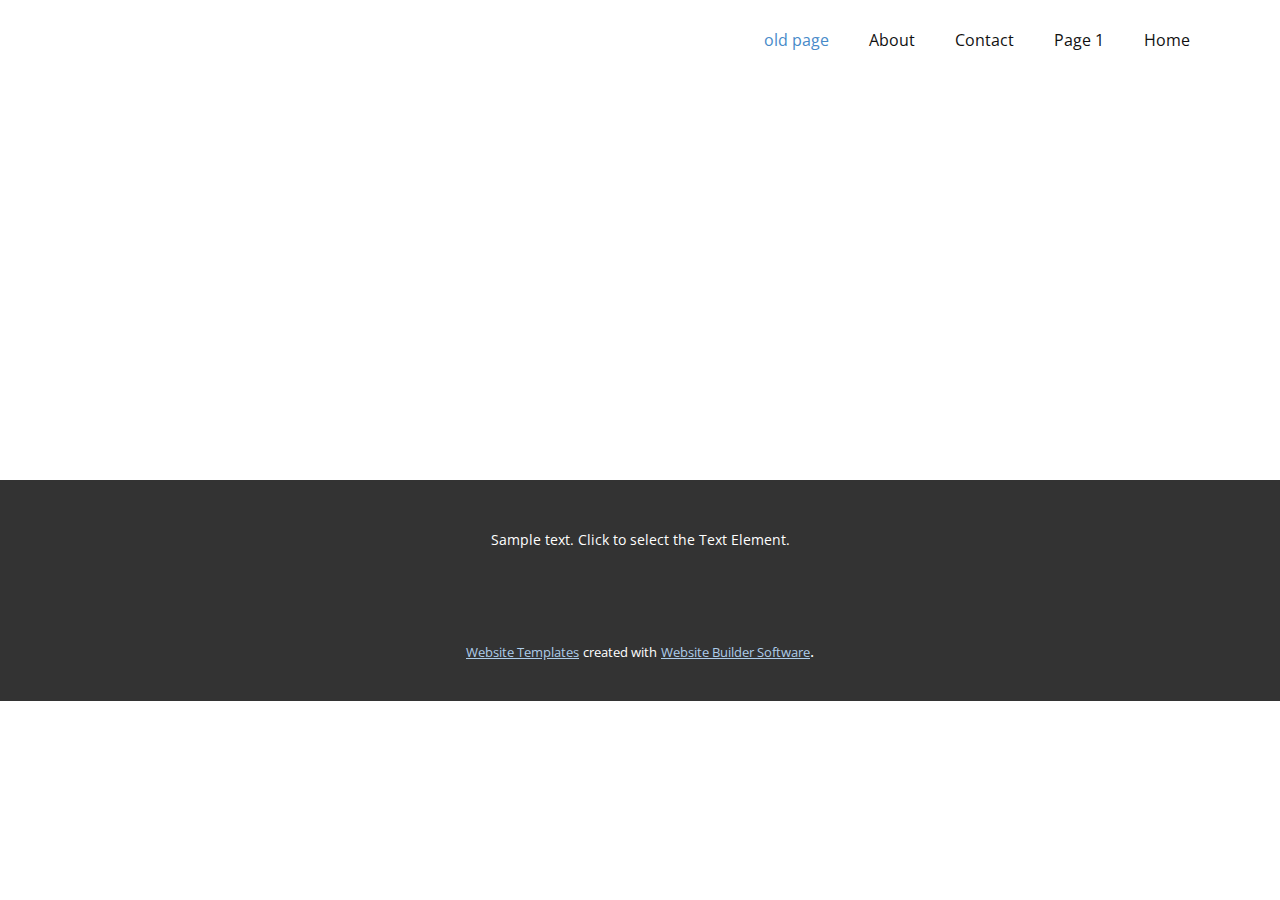
<file: index.html>
<!DOCTYPE html>
<html style="font-size: 16px;" lang="en"><head>
    <meta name="viewport" content="width=device-width, initial-scale=1.0">
    <meta charset="utf-8">
    <meta name="keywords" content="">
    <meta name="description" content="">
    <title>old page</title>
    <link rel="stylesheet" href="nicepage.css" media="screen">
<link rel="stylesheet" href="old-page.css" media="screen">
    <script class="u-script" type="text/javascript" src="jquery-1.9.1.min.js" defer=""></script>
    <script class="u-script" type="text/javascript" src="nicepage.js" defer=""></script>
    <meta name="generator" content="Nicepage 5.19.1, nicepage.com">
    <link id="u-theme-google-font" rel="stylesheet" href="https://fonts.googleapis.com/css?family=Roboto:100,100i,300,300i,400,400i,500,500i,700,700i,900,900i|Open+Sans:300,300i,400,400i,500,500i,600,600i,700,700i,800,800i">
    
    
    
    <script type="application/ld+json">{
		"@context": "http://schema.org",
		"@type": "Organization",
		"name": "",
		"url": "/"
}</script>
    <meta name="theme-color" content="#478ac9">
    <meta property="og:title" content="old page">
    <meta property="og:type" content="website">
    <link rel="canonical" href="/">
  <meta data-intl-tel-input-cdn-path="intlTelInput/"></head>
  <body data-home-page="https://website5962984.nicepage.io/old-page.html?version=90a93496-f5b1-4f89-8b20-20f3bfecb736" data-home-page-title="old page" data-path-to-root="./" class="u-body u-xl-mode" data-lang="en"><header class="u-clearfix u-header u-header" id="sec-b3c0"><div class="u-clearfix u-sheet u-sheet-1">
        <nav class="u-menu u-menu-dropdown u-offcanvas u-menu-1">
          <div class="menu-collapse" style="font-size: 1rem; letter-spacing: 0px;">
            <a class="u-button-style u-custom-left-right-menu-spacing u-custom-padding-bottom u-custom-top-bottom-menu-spacing u-nav-link u-text-active-palette-1-base u-text-hover-palette-2-base" href="#">
              <svg class="u-svg-link" viewBox="0 0 24 24"><use xlink:href="#menu-hamburger"></use></svg>
              <svg class="u-svg-content" version="1.1" id="menu-hamburger" viewBox="0 0 16 16" x="0px" y="0px" xmlns:xlink="http://www.w3.org/1999/xlink" xmlns="http://www.w3.org/2000/svg"><g><rect y="1" width="16" height="2"></rect><rect y="7" width="16" height="2"></rect><rect y="13" width="16" height="2"></rect>
</g></svg>
            </a>
          </div>
          <div class="u-nav-container">
            <ul class="u-nav u-unstyled u-nav-1"><li class="u-nav-item"><a class="u-button-style u-nav-link u-text-active-palette-1-base u-text-hover-palette-2-base" href="old-page.html" style="padding: 10px 20px;">old page</a>
</li><li class="u-nav-item"><a class="u-button-style u-nav-link u-text-active-palette-1-base u-text-hover-palette-2-base" href="About.html" style="padding: 10px 20px;">About</a>
</li><li class="u-nav-item"><a class="u-button-style u-nav-link u-text-active-palette-1-base u-text-hover-palette-2-base" href="Contact.html" style="padding: 10px 20px;">Contact</a>
</li><li class="u-nav-item"><a class="u-button-style u-nav-link u-text-active-palette-1-base u-text-hover-palette-2-base" href="Page-1.html" style="padding: 10px 20px;">Page 1</a>
</li><li class="u-nav-item"><a class="u-button-style u-nav-link u-text-active-palette-1-base u-text-hover-palette-2-base" href="Home.html" style="padding: 10px 20px;">Home</a>
</li></ul>
          </div>
          <div class="u-nav-container-collapse">
            <div class="u-black u-container-style u-inner-container-layout u-opacity u-opacity-95 u-sidenav">
              <div class="u-inner-container-layout u-sidenav-overflow">
                <div class="u-menu-close"></div>
                <ul class="u-align-center u-nav u-popupmenu-items u-unstyled u-nav-2"><li class="u-nav-item"><a class="u-button-style u-nav-link" href="old-page.html">old page</a>
</li><li class="u-nav-item"><a class="u-button-style u-nav-link" href="About.html">About</a>
</li><li class="u-nav-item"><a class="u-button-style u-nav-link" href="Contact.html">Contact</a>
</li><li class="u-nav-item"><a class="u-button-style u-nav-link" href="Page-1.html">Page 1</a>
</li><li class="u-nav-item"><a class="u-button-style u-nav-link" href="Home.html">Home</a>
</li></ul>
              </div>
            </div>
            <div class="u-black u-menu-overlay u-opacity u-opacity-70"></div>
          </div>
        </nav>
      </div></header>
    <section class="u-clearfix u-section-1" id="sec-c381">
      <div class="u-clearfix u-sheet u-sheet-1"></div>
    </section>
    
    
    
    <footer class="u-align-center u-clearfix u-footer u-grey-80 u-footer" id="sec-e016"><div class="u-clearfix u-sheet u-sheet-1">
        <p class="u-small-text u-text u-text-variant u-text-1">Sample text. Click to select the Text Element.</p>
      </div></footer>
    <section class="u-backlink u-clearfix u-grey-80">
      <a class="u-link" href="https://nicepage.com/website-templates" target="_blank">
        <span>Website Templates</span>
      </a>
      <p class="u-text">
        <span>created with</span>
      </p>
      <a class="u-link" href="" target="_blank">
        <span>Website Builder Software</span>
      </a>. 
    </section>
  
</body></html>
</file>
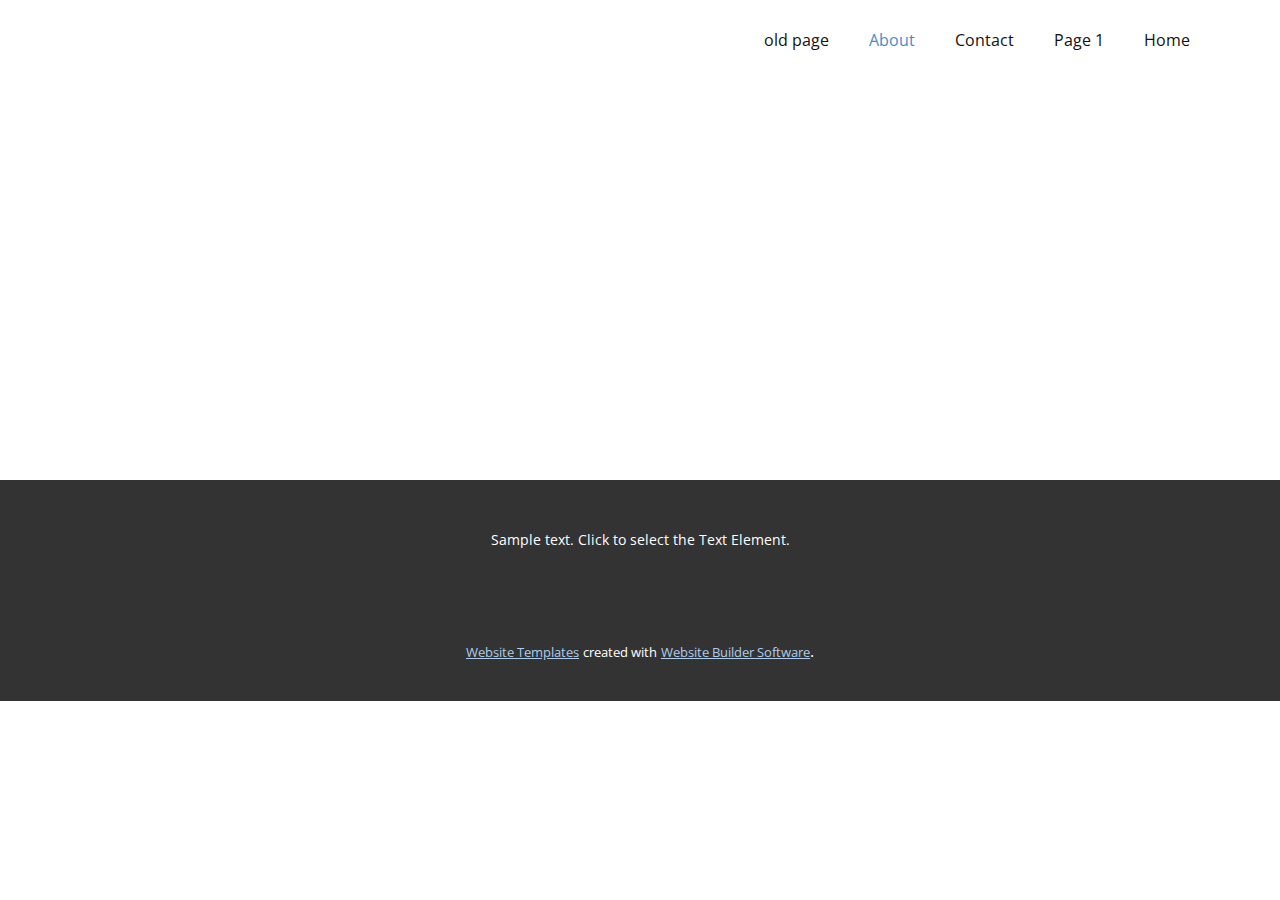
<file: About.html>
<!DOCTYPE html>
<html style="font-size: 16px;" lang="en"><head>
    <meta name="viewport" content="width=device-width, initial-scale=1.0">
    <meta charset="utf-8">
    <meta name="keywords" content="">
    <meta name="description" content="">
    <title>About</title>
    <link rel="stylesheet" href="nicepage.css" media="screen">
<link rel="stylesheet" href="About.css" media="screen">
    <script class="u-script" type="text/javascript" src="jquery-1.9.1.min.js" defer=""></script>
    <script class="u-script" type="text/javascript" src="nicepage.js" defer=""></script>
    <meta name="generator" content="Nicepage 5.19.1, nicepage.com">
    <link id="u-theme-google-font" rel="stylesheet" href="https://fonts.googleapis.com/css?family=Roboto:100,100i,300,300i,400,400i,500,500i,700,700i,900,900i|Open+Sans:300,300i,400,400i,500,500i,600,600i,700,700i,800,800i">
    
    
    
    <script type="application/ld+json">{
		"@context": "http://schema.org",
		"@type": "Organization",
		"name": ""
}</script>
    <meta name="theme-color" content="#478ac9">
    <meta property="og:title" content="About">
    <meta property="og:type" content="website">
  <meta data-intl-tel-input-cdn-path="intlTelInput/"></head>
  <body data-path-to-root="./" class="u-body u-xl-mode" data-lang="en"><header class="u-clearfix u-header u-header" id="sec-b3c0"><div class="u-clearfix u-sheet u-sheet-1">
        <nav class="u-menu u-menu-dropdown u-offcanvas u-menu-1">
          <div class="menu-collapse" style="font-size: 1rem; letter-spacing: 0px;">
            <a class="u-button-style u-custom-left-right-menu-spacing u-custom-padding-bottom u-custom-top-bottom-menu-spacing u-nav-link u-text-active-palette-1-base u-text-hover-palette-2-base" href="#">
              <svg class="u-svg-link" viewBox="0 0 24 24"><use xlink:href="#menu-hamburger"></use></svg>
              <svg class="u-svg-content" version="1.1" id="menu-hamburger" viewBox="0 0 16 16" x="0px" y="0px" xmlns:xlink="http://www.w3.org/1999/xlink" xmlns="http://www.w3.org/2000/svg"><g><rect y="1" width="16" height="2"></rect><rect y="7" width="16" height="2"></rect><rect y="13" width="16" height="2"></rect>
</g></svg>
            </a>
          </div>
          <div class="u-nav-container">
            <ul class="u-nav u-unstyled u-nav-1"><li class="u-nav-item"><a class="u-button-style u-nav-link u-text-active-palette-1-base u-text-hover-palette-2-base" href="old-page.html" style="padding: 10px 20px;">old page</a>
</li><li class="u-nav-item"><a class="u-button-style u-nav-link u-text-active-palette-1-base u-text-hover-palette-2-base" href="About.html" style="padding: 10px 20px;">About</a>
</li><li class="u-nav-item"><a class="u-button-style u-nav-link u-text-active-palette-1-base u-text-hover-palette-2-base" href="Contact.html" style="padding: 10px 20px;">Contact</a>
</li><li class="u-nav-item"><a class="u-button-style u-nav-link u-text-active-palette-1-base u-text-hover-palette-2-base" href="Page-1.html" style="padding: 10px 20px;">Page 1</a>
</li><li class="u-nav-item"><a class="u-button-style u-nav-link u-text-active-palette-1-base u-text-hover-palette-2-base" href="Home.html" style="padding: 10px 20px;">Home</a>
</li></ul>
          </div>
          <div class="u-nav-container-collapse">
            <div class="u-black u-container-style u-inner-container-layout u-opacity u-opacity-95 u-sidenav">
              <div class="u-inner-container-layout u-sidenav-overflow">
                <div class="u-menu-close"></div>
                <ul class="u-align-center u-nav u-popupmenu-items u-unstyled u-nav-2"><li class="u-nav-item"><a class="u-button-style u-nav-link" href="old-page.html">old page</a>
</li><li class="u-nav-item"><a class="u-button-style u-nav-link" href="About.html">About</a>
</li><li class="u-nav-item"><a class="u-button-style u-nav-link" href="Contact.html">Contact</a>
</li><li class="u-nav-item"><a class="u-button-style u-nav-link" href="Page-1.html">Page 1</a>
</li><li class="u-nav-item"><a class="u-button-style u-nav-link" href="Home.html">Home</a>
</li></ul>
              </div>
            </div>
            <div class="u-black u-menu-overlay u-opacity u-opacity-70"></div>
          </div>
        </nav>
      </div></header>
    <section class="u-clearfix u-section-1" id="sec-a1b1">
      <div class="u-clearfix u-sheet u-sheet-1"></div>
    </section>
    
    
    
    <footer class="u-align-center u-clearfix u-footer u-grey-80 u-footer" id="sec-e016"><div class="u-clearfix u-sheet u-sheet-1">
        <p class="u-small-text u-text u-text-variant u-text-1">Sample text. Click to select the Text Element.</p>
      </div></footer>
    <section class="u-backlink u-clearfix u-grey-80">
      <a class="u-link" href="https://nicepage.com/website-templates" target="_blank">
        <span>Website Templates</span>
      </a>
      <p class="u-text">
        <span>created with</span>
      </p>
      <a class="u-link" href="" target="_blank">
        <span>Website Builder Software</span>
      </a>. 
    </section>
  
</body></html>
</file>
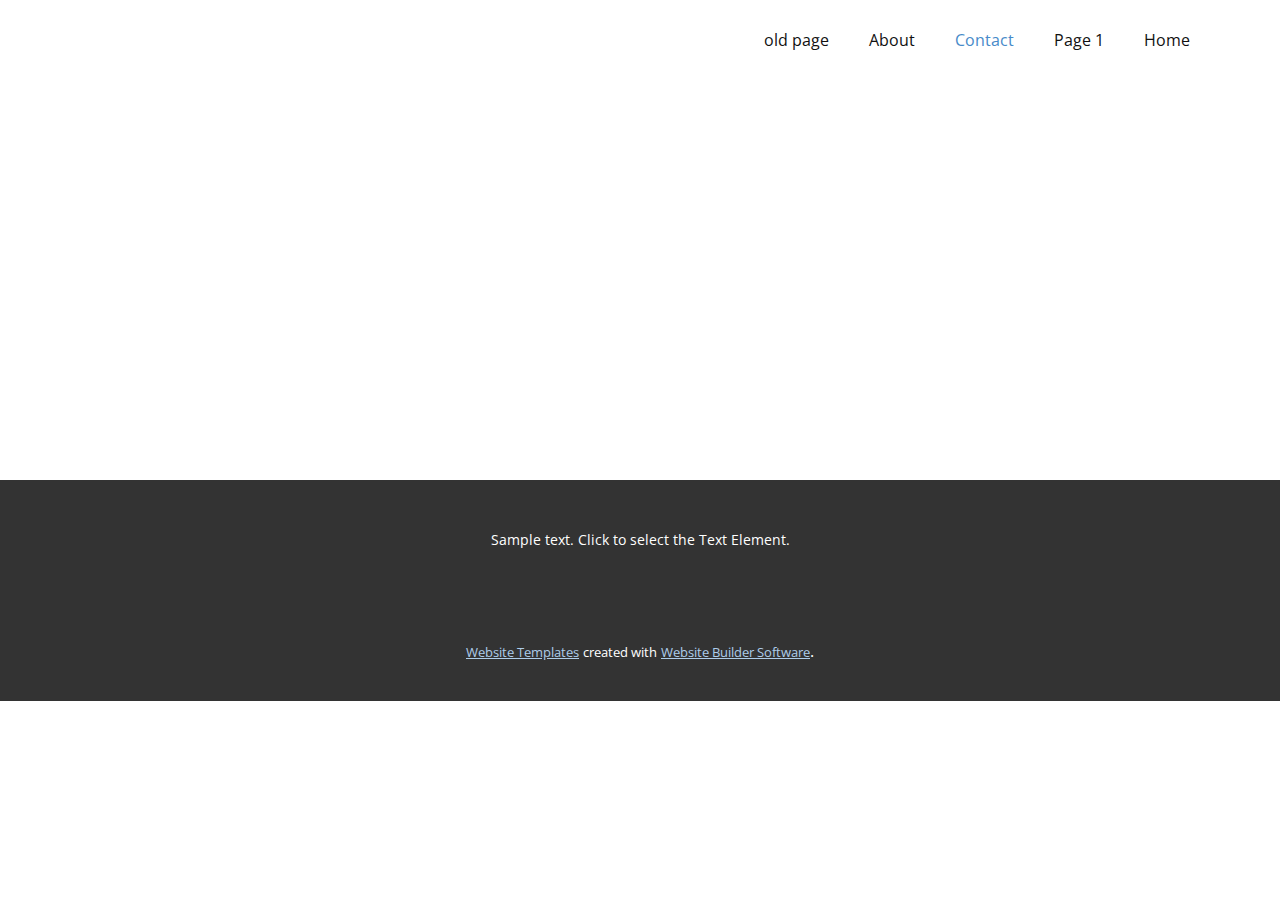
<file: Contact.html>
<!DOCTYPE html>
<html style="font-size: 16px;" lang="en"><head>
    <meta name="viewport" content="width=device-width, initial-scale=1.0">
    <meta charset="utf-8">
    <meta name="keywords" content="">
    <meta name="description" content="">
    <title>Contact</title>
    <link rel="stylesheet" href="nicepage.css" media="screen">
<link rel="stylesheet" href="Contact.css" media="screen">
    <script class="u-script" type="text/javascript" src="jquery-1.9.1.min.js" defer=""></script>
    <script class="u-script" type="text/javascript" src="nicepage.js" defer=""></script>
    <meta name="generator" content="Nicepage 5.19.1, nicepage.com">
    <link id="u-theme-google-font" rel="stylesheet" href="https://fonts.googleapis.com/css?family=Roboto:100,100i,300,300i,400,400i,500,500i,700,700i,900,900i|Open+Sans:300,300i,400,400i,500,500i,600,600i,700,700i,800,800i">
    
    
    
    <script type="application/ld+json">{
		"@context": "http://schema.org",
		"@type": "Organization",
		"name": ""
}</script>
    <meta name="theme-color" content="#478ac9">
    <meta property="og:title" content="Contact">
    <meta property="og:type" content="website">
  <meta data-intl-tel-input-cdn-path="intlTelInput/"></head>
  <body data-path-to-root="./" class="u-body u-xl-mode" data-lang="en"><header class="u-clearfix u-header u-header" id="sec-b3c0"><div class="u-clearfix u-sheet u-sheet-1">
        <nav class="u-menu u-menu-dropdown u-offcanvas u-menu-1">
          <div class="menu-collapse" style="font-size: 1rem; letter-spacing: 0px;">
            <a class="u-button-style u-custom-left-right-menu-spacing u-custom-padding-bottom u-custom-top-bottom-menu-spacing u-nav-link u-text-active-palette-1-base u-text-hover-palette-2-base" href="#">
              <svg class="u-svg-link" viewBox="0 0 24 24"><use xlink:href="#menu-hamburger"></use></svg>
              <svg class="u-svg-content" version="1.1" id="menu-hamburger" viewBox="0 0 16 16" x="0px" y="0px" xmlns:xlink="http://www.w3.org/1999/xlink" xmlns="http://www.w3.org/2000/svg"><g><rect y="1" width="16" height="2"></rect><rect y="7" width="16" height="2"></rect><rect y="13" width="16" height="2"></rect>
</g></svg>
            </a>
          </div>
          <div class="u-nav-container">
            <ul class="u-nav u-unstyled u-nav-1"><li class="u-nav-item"><a class="u-button-style u-nav-link u-text-active-palette-1-base u-text-hover-palette-2-base" href="old-page.html" style="padding: 10px 20px;">old page</a>
</li><li class="u-nav-item"><a class="u-button-style u-nav-link u-text-active-palette-1-base u-text-hover-palette-2-base" href="About.html" style="padding: 10px 20px;">About</a>
</li><li class="u-nav-item"><a class="u-button-style u-nav-link u-text-active-palette-1-base u-text-hover-palette-2-base" href="Contact.html" style="padding: 10px 20px;">Contact</a>
</li><li class="u-nav-item"><a class="u-button-style u-nav-link u-text-active-palette-1-base u-text-hover-palette-2-base" href="Page-1.html" style="padding: 10px 20px;">Page 1</a>
</li><li class="u-nav-item"><a class="u-button-style u-nav-link u-text-active-palette-1-base u-text-hover-palette-2-base" href="Home.html" style="padding: 10px 20px;">Home</a>
</li></ul>
          </div>
          <div class="u-nav-container-collapse">
            <div class="u-black u-container-style u-inner-container-layout u-opacity u-opacity-95 u-sidenav">
              <div class="u-inner-container-layout u-sidenav-overflow">
                <div class="u-menu-close"></div>
                <ul class="u-align-center u-nav u-popupmenu-items u-unstyled u-nav-2"><li class="u-nav-item"><a class="u-button-style u-nav-link" href="old-page.html">old page</a>
</li><li class="u-nav-item"><a class="u-button-style u-nav-link" href="About.html">About</a>
</li><li class="u-nav-item"><a class="u-button-style u-nav-link" href="Contact.html">Contact</a>
</li><li class="u-nav-item"><a class="u-button-style u-nav-link" href="Page-1.html">Page 1</a>
</li><li class="u-nav-item"><a class="u-button-style u-nav-link" href="Home.html">Home</a>
</li></ul>
              </div>
            </div>
            <div class="u-black u-menu-overlay u-opacity u-opacity-70"></div>
          </div>
        </nav>
      </div></header>
    <section class="u-clearfix u-section-1" id="sec-196c">
      <div class="u-clearfix u-sheet u-sheet-1"></div>
    </section>
    
    
    
    <footer class="u-align-center u-clearfix u-footer u-grey-80 u-footer" id="sec-e016"><div class="u-clearfix u-sheet u-sheet-1">
        <p class="u-small-text u-text u-text-variant u-text-1">Sample text. Click to select the Text Element.</p>
      </div></footer>
    <section class="u-backlink u-clearfix u-grey-80">
      <a class="u-link" href="https://nicepage.com/website-templates" target="_blank">
        <span>Website Templates</span>
      </a>
      <p class="u-text">
        <span>created with</span>
      </p>
      <a class="u-link" href="" target="_blank">
        <span>Website Builder Software</span>
      </a>. 
    </section>
  
</body></html>
</file>
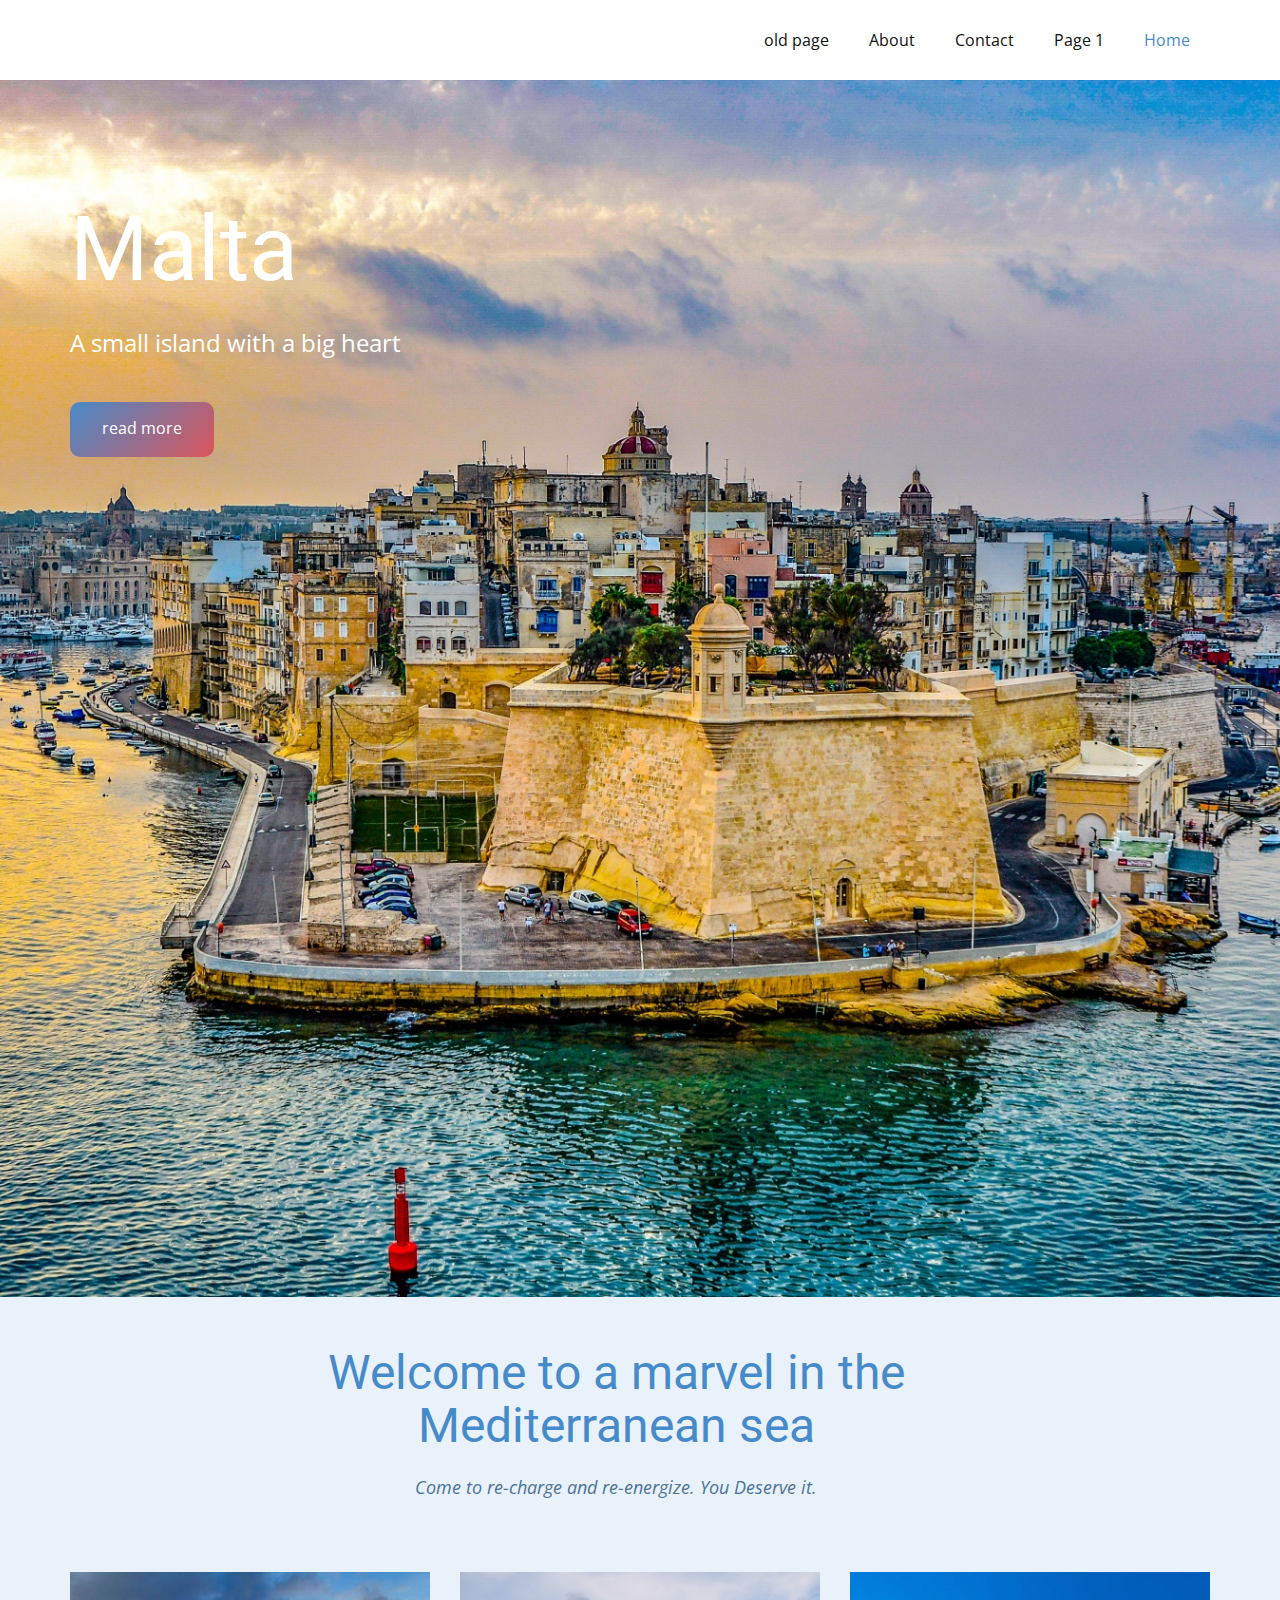
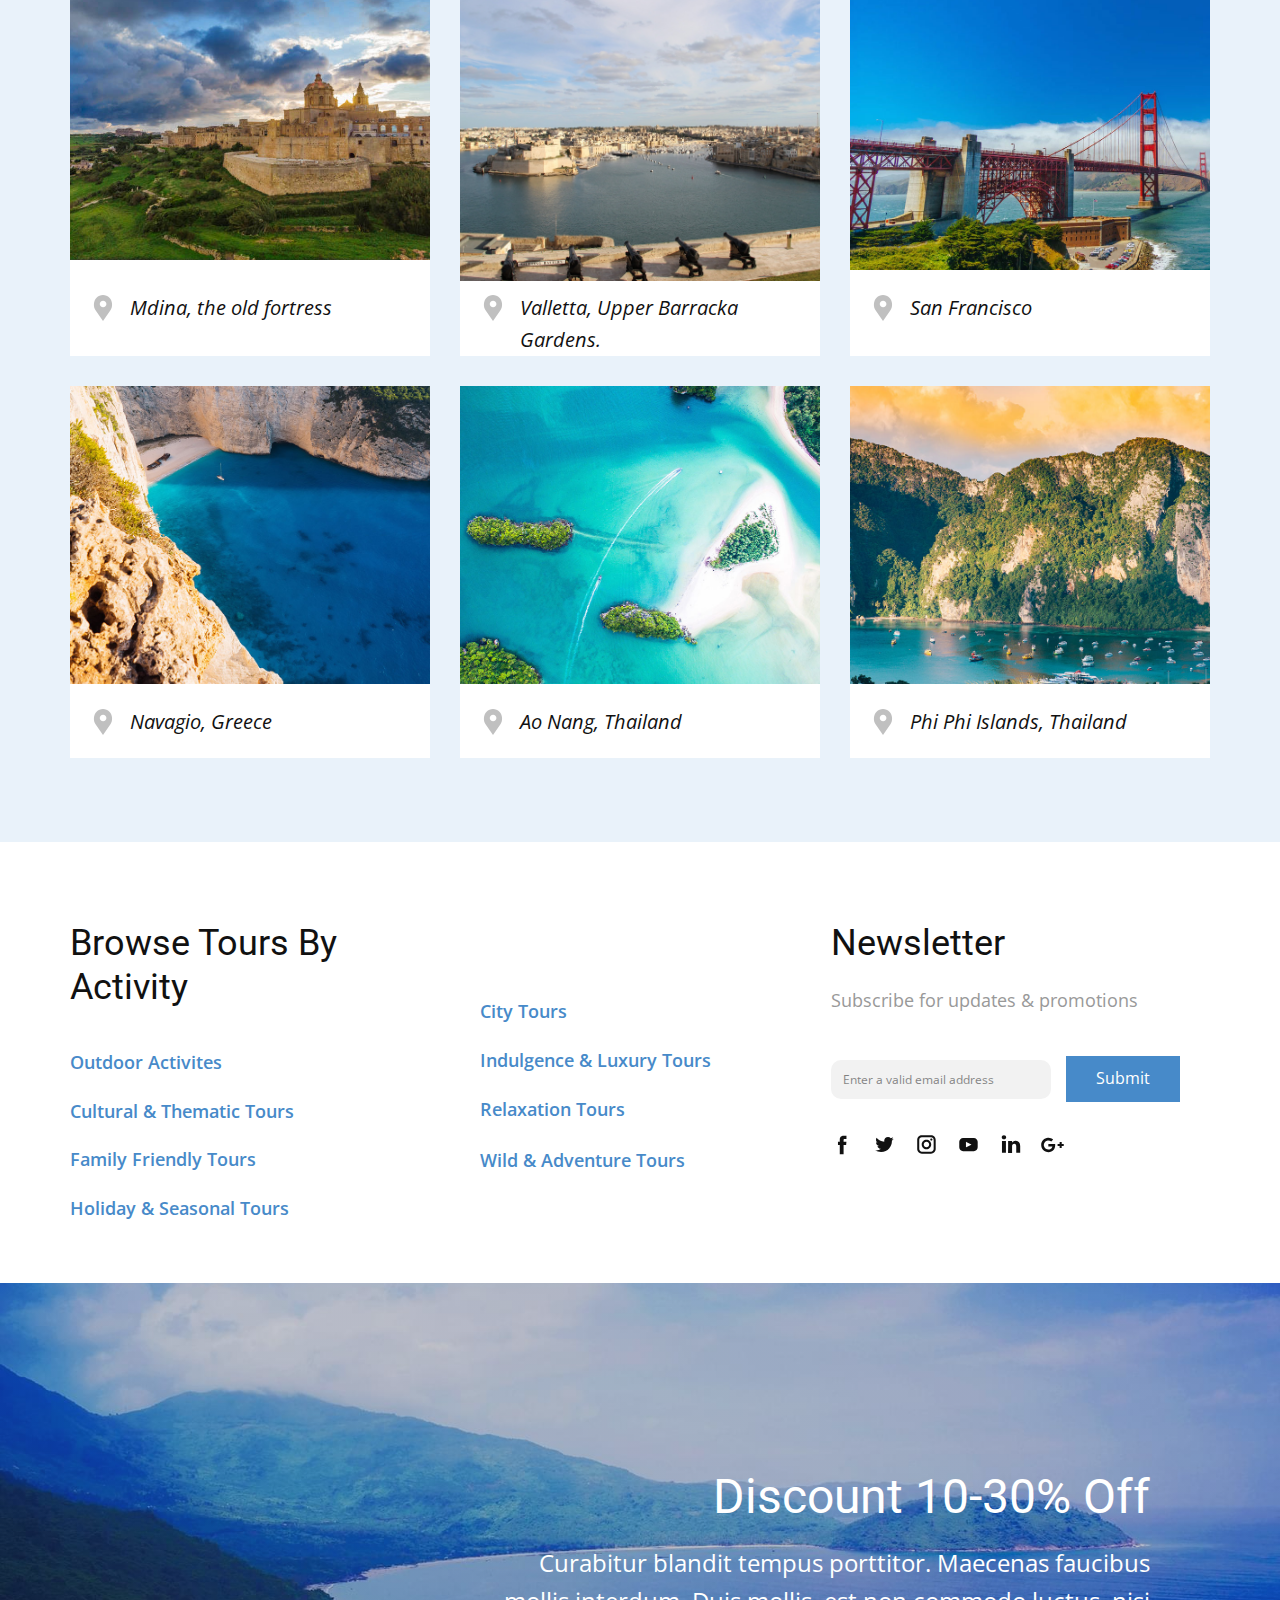
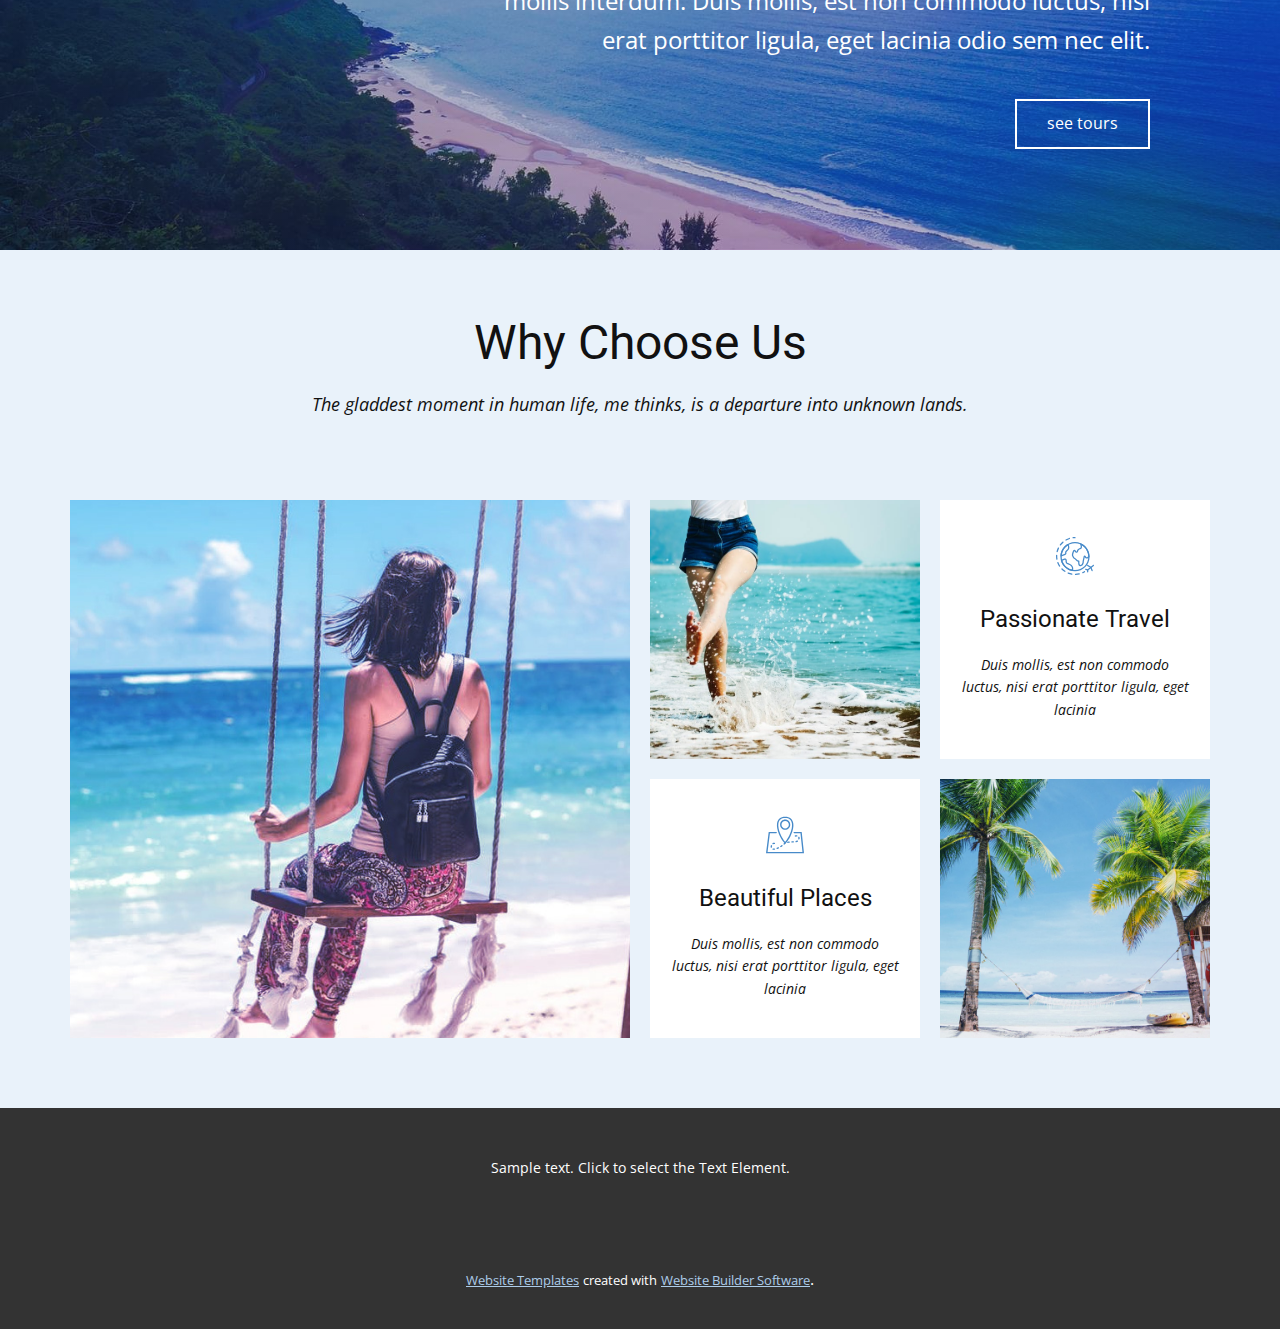
<file: Home.html>
<!DOCTYPE html>
<html style="font-size: 16px;" lang="en"><head>
    <meta name="viewport" content="width=device-width, initial-scale=1.0">
    <meta charset="utf-8">
    <meta name="keywords" content="Travel, Start Your Jorney, Discount 10-30% Off, Why Choose Us">
    <meta name="description" content="">
    <title>Home</title>
    <link rel="stylesheet" href="nicepage.css" media="screen">
<link rel="stylesheet" href="Home.css" media="screen">
    <script class="u-script" type="text/javascript" src="jquery-1.9.1.min.js" defer=""></script>
    <script class="u-script" type="text/javascript" src="nicepage.js" defer=""></script>
    <meta name="generator" content="Nicepage 5.19.1, nicepage.com">
    <meta name="referrer" content="origin">
    <link id="u-theme-google-font" rel="stylesheet" href="https://fonts.googleapis.com/css?family=Roboto:100,100i,300,300i,400,400i,500,500i,700,700i,900,900i|Open+Sans:300,300i,400,400i,500,500i,600,600i,700,700i,800,800i">
    
    
    
    
    
    
    
    
    
    <script type="application/ld+json">{
		"@context": "http://schema.org",
		"@type": "Organization",
		"name": ""
}</script>
    <meta name="theme-color" content="#478ac9">
    <meta property="og:title" content="Home">
    <meta property="og:type" content="website">
  <meta data-intl-tel-input-cdn-path="intlTelInput/"></head>
  <body data-path-to-root="./" class="u-body u-xl-mode" data-lang="en"><header class="u-clearfix u-header u-header" id="sec-b3c0"><div class="u-clearfix u-sheet u-sheet-1">
        <nav class="u-menu u-menu-dropdown u-offcanvas u-menu-1">
          <div class="menu-collapse" style="font-size: 1rem; letter-spacing: 0px;">
            <a class="u-button-style u-custom-left-right-menu-spacing u-custom-padding-bottom u-custom-top-bottom-menu-spacing u-nav-link u-text-active-palette-1-base u-text-hover-palette-2-base" href="#">
              <svg class="u-svg-link" viewBox="0 0 24 24"><use xlink:href="#menu-hamburger"></use></svg>
              <svg class="u-svg-content" version="1.1" id="menu-hamburger" viewBox="0 0 16 16" x="0px" y="0px" xmlns:xlink="http://www.w3.org/1999/xlink" xmlns="http://www.w3.org/2000/svg"><g><rect y="1" width="16" height="2"></rect><rect y="7" width="16" height="2"></rect><rect y="13" width="16" height="2"></rect>
</g></svg>
            </a>
          </div>
          <div class="u-nav-container">
            <ul class="u-nav u-unstyled u-nav-1"><li class="u-nav-item"><a class="u-button-style u-nav-link u-text-active-palette-1-base u-text-hover-palette-2-base" href="old-page.html" style="padding: 10px 20px;">old page</a>
</li><li class="u-nav-item"><a class="u-button-style u-nav-link u-text-active-palette-1-base u-text-hover-palette-2-base" href="About.html" style="padding: 10px 20px;">About</a>
</li><li class="u-nav-item"><a class="u-button-style u-nav-link u-text-active-palette-1-base u-text-hover-palette-2-base" href="Contact.html" style="padding: 10px 20px;">Contact</a>
</li><li class="u-nav-item"><a class="u-button-style u-nav-link u-text-active-palette-1-base u-text-hover-palette-2-base" href="Page-1.html" style="padding: 10px 20px;">Page 1</a>
</li><li class="u-nav-item"><a class="u-button-style u-nav-link u-text-active-palette-1-base u-text-hover-palette-2-base" href="Home.html" style="padding: 10px 20px;">Home</a>
</li></ul>
          </div>
          <div class="u-nav-container-collapse">
            <div class="u-black u-container-style u-inner-container-layout u-opacity u-opacity-95 u-sidenav">
              <div class="u-inner-container-layout u-sidenav-overflow">
                <div class="u-menu-close"></div>
                <ul class="u-align-center u-nav u-popupmenu-items u-unstyled u-nav-2"><li class="u-nav-item"><a class="u-button-style u-nav-link" href="old-page.html">old page</a>
</li><li class="u-nav-item"><a class="u-button-style u-nav-link" href="About.html">About</a>
</li><li class="u-nav-item"><a class="u-button-style u-nav-link" href="Contact.html">Contact</a>
</li><li class="u-nav-item"><a class="u-button-style u-nav-link" href="Page-1.html">Page 1</a>
</li><li class="u-nav-item"><a class="u-button-style u-nav-link" href="Home.html">Home</a>
</li></ul>
              </div>
            </div>
            <div class="u-black u-menu-overlay u-opacity u-opacity-70"></div>
          </div>
        </nav>
      </div></header> 
    <section class="u-clearfix u-image u-section-1" src="" id="sec-59a1" data-image-width="1920" data-image-height="1281">
      <div class="u-clearfix u-sheet u-sheet-1">
        <h1 class="u-text u-text-body-alt-color u-title u-text-1">Malta</h1>
        <p class="u-large-text u-text u-text-body-alt-color u-text-variant u-text-2">A small island with a big heart</p>
        <a href="https://nicepage.online" class="u-btn u-btn-round u-button-style u-gradient u-radius-10 u-btn-1">read more</a>
      </div>
    </section>
    <section class="u-clearfix u-palette-1-light-3 u-section-2" id="sec-fee4">
      <div class="u-clearfix u-sheet u-sheet-1">
        <div class="u-align-center u-container-style u-expanded-width-sm u-group u-group-1">
          <div class="u-container-layout u-valign-middle-md u-valign-middle-sm u-valign-middle-xl u-valign-middle-xs u-container-layout-1">
            <h2 class="u-text u-text-palette-1-base u-text-1">Welcome to a marvel in the Mediterranean sea</h2>
            <p class="u-text u-text-palette-1-dark-1 u-text-2">Come to re-charge and re-energize. You Deserve it.</p>
          </div>
        </div>
      </div>
    </section>
    <section class="u-clearfix u-palette-1-light-3 u-section-3" id="sec-fd6c">
      <div class="u-clearfix u-sheet u-sheet-1">
        <div class="data-layout-selected u-clearfix u-expanded-width u-gutter-30 u-layout-wrap u-layout-wrap-1">
          <div class="u-layout">
            <div class="u-layout-col">
              <div class="u-size-30 u-size-60-md">
                <div class="u-layout-row">
                  <div class="u-container-style u-layout-cell u-left-cell u-size-20 u-size-20-md u-white u-layout-cell-1">
                    <div class="u-container-layout">
                      <img class="u-expanded-width u-image u-image-default u-image-1" src="images/istockphoto-1129521263-612x612.jpg" alt="" data-image-width="612" data-image-height="458">
                      <p class="u-text u-text-1">Mdina, the old fortress</p><span class="u-icon u-icon-circle u-text-grey-25 u-icon-1"><svg class="u-svg-link" preserveAspectRatio="xMidYMin slice" viewBox="0 0 54.757 54.757" style="undefined"><use xlink:href="#svg-2f86"></use></svg><svg class="u-svg-content" viewBox="0 0 54.757 54.757" x="0px" y="0px" id="svg-2f86" style="enable-background:new 0 0 54.757 54.757;"><path d="M40.94,5.617C37.318,1.995,32.502,0,27.38,0c-5.123,0-9.938,1.995-13.56,5.617c-6.703,6.702-7.536,19.312-1.804,26.952  L27.38,54.757L42.721,32.6C48.476,24.929,47.643,12.319,40.94,5.617z M27.557,26c-3.859,0-7-3.141-7-7s3.141-7,7-7s7,3.141,7,7  S31.416,26,27.557,26z"></path></svg></span>
                    </div>
                  </div>
                  <div class="u-container-style u-layout-cell u-size-20 u-size-20-md u-white u-layout-cell-2">
                    <div class="u-container-layout">
                      <img class="u-expanded-width u-image u-image-default u-image-2" src="images/View_on_the_Grand_Harbour_from_the_Upper_Barrakka_Gardens_-_panoramio_2.jpg" alt="" data-image-width="5184" data-image-height="3456">
                      <p class="u-text u-text-2">Valletta, Upper Barracka Gardens.</p><span class="u-icon u-icon-circle u-text-grey-25 u-icon-2"><svg class="u-svg-link" preserveAspectRatio="xMidYMin slice" viewBox="0 0 54.757 54.757" style="undefined"><use xlink:href="#svg-fe36"></use></svg><svg class="u-svg-content" viewBox="0 0 54.757 54.757" x="0px" y="0px" id="svg-fe36" style="enable-background:new 0 0 54.757 54.757;"><path d="M40.94,5.617C37.318,1.995,32.502,0,27.38,0c-5.123,0-9.938,1.995-13.56,5.617c-6.703,6.702-7.536,19.312-1.804,26.952  L27.38,54.757L42.721,32.6C48.476,24.929,47.643,12.319,40.94,5.617z M27.557,26c-3.859,0-7-3.141-7-7s3.141-7,7-7s7,3.141,7,7  S31.416,26,27.557,26z"></path></svg></span>
                    </div>
                  </div>
                  <div class="u-container-style u-layout-cell u-right-cell u-size-20 u-size-20-md u-white u-layout-cell-3">
                    <div class="u-container-layout">
                      <img class="u-expanded-width u-image u-image-3" src="images/2fc963db2b8f554519a2b21cc60d75a3.jpeg">
                      <p class="u-text u-text-3">San Francisco</p><span class="u-icon u-icon-circle u-text-grey-25 u-icon-3"><svg class="u-svg-link" preserveAspectRatio="xMidYMin slice" viewBox="0 0 54.757 54.757" style="undefined"><use xlink:href="#svg-6269"></use></svg><svg class="u-svg-content" viewBox="0 0 54.757 54.757" x="0px" y="0px" id="svg-6269" style="enable-background:new 0 0 54.757 54.757;"><path d="M40.94,5.617C37.318,1.995,32.502,0,27.38,0c-5.123,0-9.938,1.995-13.56,5.617c-6.703,6.702-7.536,19.312-1.804,26.952  L27.38,54.757L42.721,32.6C48.476,24.929,47.643,12.319,40.94,5.617z M27.557,26c-3.859,0-7-3.141-7-7s3.141-7,7-7s7,3.141,7,7  S31.416,26,27.557,26z"></path></svg></span>
                    </div>
                  </div>
                </div>
              </div>
              <div class="u-size-30 u-size-60-md">
                <div class="u-layout-row">
                  <div class="u-container-style u-layout-cell u-left-cell u-size-20 u-size-20-md u-white u-layout-cell-4">
                    <div class="u-container-layout">
                      <img class="u-expanded-width u-image u-image-4" src="images/ef2a13068362a84ceee3efa5eaab583b.jpeg">
                      <p class="u-text u-text-4">Navagio, Greece</p><span class="u-icon u-icon-circle u-text-grey-25 u-icon-4"><svg class="u-svg-link" preserveAspectRatio="xMidYMin slice" viewBox="0 0 54.757 54.757" style="undefined"><use xlink:href="#svg-9f4f"></use></svg><svg class="u-svg-content" viewBox="0 0 54.757 54.757" x="0px" y="0px" id="svg-9f4f" style="enable-background:new 0 0 54.757 54.757;"><path d="M40.94,5.617C37.318,1.995,32.502,0,27.38,0c-5.123,0-9.938,1.995-13.56,5.617c-6.703,6.702-7.536,19.312-1.804,26.952  L27.38,54.757L42.721,32.6C48.476,24.929,47.643,12.319,40.94,5.617z M27.557,26c-3.859,0-7-3.141-7-7s3.141-7,7-7s7,3.141,7,7  S31.416,26,27.557,26z"></path></svg></span>
                    </div>
                  </div>
                  <div class="u-container-style u-layout-cell u-size-20 u-size-20-md u-white u-layout-cell-5">
                    <div class="u-container-layout">
                      <img class="u-expanded-width u-image u-image-5" src="images/298d0a5cd8893ec3a947289a7347c9f0.jpeg">
                      <p class="u-text u-text-5">Ao Nang, Thailand</p><span class="u-icon u-icon-circle u-text-grey-25 u-icon-5"><svg class="u-svg-link" preserveAspectRatio="xMidYMin slice" viewBox="0 0 54.757 54.757" style="undefined"><use xlink:href="#svg-d6d9"></use></svg><svg class="u-svg-content" viewBox="0 0 54.757 54.757" x="0px" y="0px" id="svg-d6d9" style="enable-background:new 0 0 54.757 54.757;"><path d="M40.94,5.617C37.318,1.995,32.502,0,27.38,0c-5.123,0-9.938,1.995-13.56,5.617c-6.703,6.702-7.536,19.312-1.804,26.952  L27.38,54.757L42.721,32.6C48.476,24.929,47.643,12.319,40.94,5.617z M27.557,26c-3.859,0-7-3.141-7-7s3.141-7,7-7s7,3.141,7,7  S31.416,26,27.557,26z"></path></svg></span>
                    </div>
                  </div>
                  <div class="u-container-style u-layout-cell u-right-cell u-size-20 u-size-20-md u-white u-layout-cell-6">
                    <div class="u-container-layout">
                      <img class="u-expanded-width u-image u-image-6" src="images/6e8c81f6a006352a225d163d742b148c.jpeg">
                      <p class="u-text u-text-6">Phi Phi Islands, Thailand</p><span class="u-icon u-icon-circle u-text-grey-25 u-icon-6"><svg class="u-svg-link" preserveAspectRatio="xMidYMin slice" viewBox="0 0 54.757 54.757" style="undefined"><use xlink:href="#svg-6e14"></use></svg><svg class="u-svg-content" viewBox="0 0 54.757 54.757" x="0px" y="0px" id="svg-6e14" style="enable-background:new 0 0 54.757 54.757;"><path d="M40.94,5.617C37.318,1.995,32.502,0,27.38,0c-5.123,0-9.938,1.995-13.56,5.617c-6.703,6.702-7.536,19.312-1.804,26.952  L27.38,54.757L42.721,32.6C48.476,24.929,47.643,12.319,40.94,5.617z M27.557,26c-3.859,0-7-3.141-7-7s3.141-7,7-7s7,3.141,7,7  S31.416,26,27.557,26z"></path></svg></span>
                    </div>
                  </div>
                </div>
              </div>
            </div>
          </div>
        </div>
      </div>
    </section>
    <section class="u-clearfix u-section-4" id="sec-9aa4">
      <div class="u-clearfix u-sheet u-sheet-1">
        <div class="u-clearfix u-expanded-width u-gutter-30 u-layout-wrap u-layout-wrap-1">
          <div class="u-layout">
            <div class="u-layout-row">
              <div class="u-align-left-xs u-container-style u-layout-cell u-left-cell u-size-20 u-size-20-md u-layout-cell-1">
                <div class="u-container-layout">
                  <h3 class="u-text u-text-1">Browse Tours By Activity</h3>
                  <p class="u-text u-text-2">
                    <a href="#">Outdoor Activites</a>
                  </p>
                  <p class="u-text u-text-3">
                    <a href="#">Cultural &amp; Thematic Tours</a>
                  </p>
                  <p class="u-text u-text-4">
                    <a href="#">Family Friendly Tours</a>
                  </p>
                  <p class="u-text u-text-5">
                    <a href="#">Holiday &amp; Seasonal Tours</a>
                  </p>
                </div>
              </div>
              <div class="u-align-left u-container-style u-layout-cell u-size-18 u-size-20-md u-layout-cell-2">
                <div class="u-container-layout u-valign-top-sm">
                  <p class="u-text u-text-6">
                    <a href="#">City Tours</a>
                  </p>
                  <p class="u-text u-text-7">
                    <a href="#">Indulgence &amp; Luxury Tours</a>
                  </p>
                  <p class="u-text u-text-8">
                    <a href="#">Relaxation Tours</a>
                  </p>
                  <p class="u-text u-text-9">
                    <a href="#">Wild &amp; Adventure Tours</a>
                  </p>
                </div>
              </div>
              <div class="u-container-style u-layout-cell u-right-cell u-size-20-md u-size-22 u-layout-cell-3">
                <div class="u-container-layout u-valign-top-sm u-container-layout-3">
                  <h3 class="u-text u-text-10">Newsletter</h3>
                  <p class="u-text u-text-grey-40 u-text-11">Subscribe for updates &amp; promotions</p>
                  <div class="u-form u-form-1">
                    <form action="https://forms.nicepagesrv.com/v2/form/process" class=" u-clearfix u-form-horizontal u-form-spacing-15 u-inner-form" source="email"><!-- hidden inputs for siteId and pageId --><!-- always visible -->
                      <div class="u-form-email u-form-group">
                        <label for="email-cb1a" class="u-form-control-hidden u-label">Email</label>
                        <input type="email" placeholder="Enter a valid email address" id="email-cb1a" name="email" class="u-border-no-bottom u-border-no-left u-border-no-right u-border-no-top u-grey-5 u-input u-input-round u-radius-10 u-input-1" required="">
                      </div>
                      <div class="u-form-group u-form-submit">
                        <a href="#" class="u-btn u-btn-submit u-button-style">Submit</a>
                        <input type="submit" value="submit" class="u-form-control-hidden u-grey-5 u-input-round" style="font-size: 0.75rem;">
                      </div>
                      <div class="u-form-send-message u-form-send-success"> Thank you! Your message has been sent. </div>
                      <div class="u-form-send-error u-form-send-message"> Unable to send your message. Please fix errors then try again. </div>
                      <input type="hidden" value="" name="recaptchaResponse">
                      <input type="hidden" name="formServices" value="8be9de4e-6a00-9f48-cb73-4f3b84cac303">
                    </form>
                  </div>
                  <div class="u-social-icons u-spacing-19 u-social-icons-1">
                    <a class="u-social-url" target="_blank" href=""><span class="u-icon u-icon-circle u-social-facebook u-social-icon u-icon-1"><svg class="u-svg-link" preserveAspectRatio="xMidYMin slice" viewBox="0 0 112.2 112.2" style="undefined"><use xlink:href="#svg-6faa"></use></svg><svg x="0px" y="0px" viewBox="0 0 112.2 112.2" enable-background="new 0 0 112.2 112.2" xml:space="preserve" id="svg-6faa" class="u-svg-content"><path d="M75.5,28.8H65.4c-1.5,0-4,0.9-4,4.3v9.4h13.9l-1.5,15.8H61.4v45.1H42.8V58.3h-8.8V42.4h8.8V32.2 c0-7.4,3.4-18.8,18.8-18.8h13.8v15.4H75.5z"></path></svg></span>
                    </a>
                    <a class="u-social-url" target="_blank" href=""><span class="u-icon u-icon-circle u-social-icon u-social-twitter u-icon-2"><svg class="u-svg-link" preserveAspectRatio="xMidYMin slice" viewBox="0 0 112.2 112.2" style="undefined"><use xlink:href="#svg-23ed"></use></svg><svg x="0px" y="0px" viewBox="0 0 112.2 112.2" enable-background="new 0 0 112.2 112.2" xml:space="preserve" id="svg-23ed" class="u-svg-content"><path d="M92.2,38.2c0,0.8,0,1.6,0,2.3c0,24.3-18.6,52.4-52.6,52.4c-10.6,0.1-20.2-2.9-28.5-8.2 c1.4,0.2,2.9,0.2,4.4,0.2c8.7,0,16.7-2.9,23-7.9c-8.1-0.2-14.9-5.5-17.3-12.8c1.1,0.2,2.4,0.2,3.4,0.2c1.6,0,3.3-0.2,4.8-0.7 c-8.4-1.6-14.9-9.2-14.9-18c0-0.2,0-0.2,0-0.2c2.5,1.4,5.4,2.2,8.4,2.3c-5-3.3-8.3-8.9-8.3-15.4c0-3.4,1-6.5,2.5-9.2 c9.1,11.1,22.7,18.5,38,19.2c-0.2-1.4-0.4-2.8-0.4-4.3c0.1-10,8.3-18.2,18.5-18.2c5.4,0,10.1,2.2,13.5,5.7c4.3-0.8,8.1-2.3,11.7-4.5 c-1.4,4.3-4.3,7.9-8.1,10.1c3.7-0.4,7.3-1.4,10.6-2.9C98.9,32.3,95.7,35.5,92.2,38.2z"></path></svg></span>
                    </a>
                    <a class="u-social-url" target="_blank" href=""><span class="u-icon u-icon-circle u-social-icon u-social-instagram u-icon-3"><svg class="u-svg-link" preserveAspectRatio="xMidYMin slice" viewBox="0 0 112.2 112.2" style="undefined"><use xlink:href="#svg-0980"></use></svg><svg x="0px" y="0px" viewBox="0 0 112.2 112.2" enable-background="new 0 0 112.2 112.2" xml:space="preserve" id="svg-0980" class="u-svg-content"><path d="M55.9,32.9c-12.8,0-23.2,10.4-23.2,23.2s10.4,23.2,23.2,23.2s23.2-10.4,23.2-23.2S68.7,32.9,55.9,32.9z M55.9,69.4c-7.4,0-13.3-6-13.3-13.3c-0.1-7.4,6-13.3,13.3-13.3s13.3,6,13.3,13.3C69.3,63.5,63.3,69.4,55.9,69.4z"></path><path d="M79.7,26.8c-3,0-5.4,2.5-5.4,5.4s2.5,5.4,5.4,5.4c3,0,5.4-2.5,5.4-5.4S82.7,26.8,79.7,26.8z"></path><path d="M78.2,11H33.5C21,11,10.8,21.3,10.8,33.7v44.7c0,12.6,10.2,22.8,22.7,22.8h44.7c12.6,0,22.7-10.2,22.7-22.7 V33.7C100.8,21.1,90.6,11,78.2,11z M91,78.4c0,7.1-5.8,12.8-12.8,12.8H33.5c-7.1,0-12.8-5.8-12.8-12.8V33.7 c0-7.1,5.8-12.8,12.8-12.8h44.7c7.1,0,12.8,5.8,12.8,12.8V78.4z"></path></svg></span>
                    </a>
                    <a class="u-social-url" target="_blank" href=""><span class="u-icon u-icon-circle u-social-icon u-social-youtube u-icon-4"><svg class="u-svg-link" preserveAspectRatio="xMidYMin slice" viewBox="0 0 112.2 112.2" style="undefined"><use xlink:href="#svg-d412"></use></svg><svg x="0px" y="0px" viewBox="0 0 112.2 112.2" enable-background="new 0 0 112.2 112.2" xml:space="preserve" id="svg-d412" class="u-svg-content"><path d="M82.3,24H29.7C19.3,24,11,32.5,11,43v26.7c0,10.5,8.3,19,18.7,19h52.5c10.3,0,18.7-8.5,18.7-19V43 C101,32.5,92.7,24,82.3,24L82.3,24z M69.7,57.6L45.1,69.5c-0.7,0.2-1.4-0.2-1.4-0.8V44.1c0-0.7,0.8-1.3,1.4-0.8l24.6,12.6 C70.4,56.2,70.4,57.3,69.7,57.6L69.7,57.6z"></path></svg></span>
                    </a>
                    <a class="u-social-url" target="_blank" href=""><span class="u-icon u-icon-circle u-social-icon u-social-linkedin u-icon-5"><svg class="u-svg-link" preserveAspectRatio="xMidYMin slice" viewBox="0 0 112.2 112.2" style="undefined"><use xlink:href="#svg-2ee3"></use></svg><svg x="0px" y="0px" viewBox="0 0 112.2 112.2" enable-background="new 0 0 112.2 112.2" xml:space="preserve" id="svg-2ee3" class="u-svg-content"><path d="M33.8,96.8H14.5v-58h19.3V96.8z M24.1,30.9L24.1,30.9c-6.6,0-10.8-4.5-10.8-10.1c0-5.8,4.3-10.1,10.9-10.1 S34.9,15,35.1,20.8C35.1,26.4,30.8,30.9,24.1,30.9z M103.3,96.8H84.1v-31c0-7.8-2.7-13.1-9.8-13.1c-5.3,0-8.5,3.6-9.9,7.1 c-0.6,1.3-0.6,3-0.6,4.8V97H44.5c0,0,0.3-52.6,0-58h19.3v8.2c2.6-3.9,7.2-9.6,17.4-9.6c12.7,0,22.2,8.4,22.2,26.1V96.8z"></path></svg></span>
                    </a>
                    <a class="u-social-url" target="_blank" href=""><span class="u-icon u-icon-circle u-social-google u-social-icon u-icon-6"><svg class="u-svg-link" preserveAspectRatio="xMidYMin slice" viewBox="0 0 112.2 112.2" style="undefined"><use xlink:href="#svg-ba86"></use></svg><svg x="0px" y="0px" viewBox="0 0 112.2 112.2" enable-background="new 0 0 112.2 112.2" xml:space="preserve" id="svg-ba86" class="u-svg-content"><path d="M62.2,81.6c-8.6,11.2-24.6,14.4-37.6,10C10.9,87,0.8,73.2,1,58.5c-0.8-18,15.2-34.6,33.1-34.9 c9.2-0.8,18.2,2.7,25,8.6c-2.9,3.1-5.7,6.2-8.9,9.2c-6.2-3.8-13.5-6.5-20.6-4C18.1,40.7,11,54.2,15.4,65.6 c3.5,11.8,17.8,18.3,29.2,13.2c5.8-2.1,9.7-7.4,11.3-13.2c-6.6-0.1-13.2,0-20.1-0.3c0-3.9,0-7.9,0-11.9c11.2,0,22.2,0,33.3,0 C69.9,63.4,68.3,73.9,62.2,81.6z M110.9,63.7c-3.4,0-6.6,0-10,0c0,3.4,0,6.6,0,10c-3.4,0-6.6,0-10,0c0-3.4,0-6.6,0-10 c-3.4,0-6.6,0-10,0c0-3.4,0-6.6,0-10c3.4,0,6.6,0,10,0c0-3.4,0-6.6,0.1-10c3.4,0,6.6,0,10,0c0,3.4,0,6.6,0,10c3.4,0,6.6,0,10,0 C110.9,56.9,110.9,60.3,110.9,63.7z"></path></svg></span>
                    </a>
                  </div>
                </div>
              </div>
            </div>
          </div>
        </div>
      </div>
    </section>
    <section class="u-clearfix u-image u-shading u-section-5" src="" id="sec-9c61">
      <div class="u-clearfix u-sheet u-sheet-1">
        <div class="u-align-right u-container-style u-expanded-width-md u-expanded-width-sm u-expanded-width-xs u-group u-group-1">
          <div class="u-container-layout u-valign-middle-md u-container-layout-1">
            <h2 class="u-custom-font u-expanded-width-xs u-heading-font u-text u-text-1">Discount 10-30% Off</h2>
            <p class="u-expanded-width-xs u-large-text u-text u-text-variant u-text-2">Curabitur blandit tempus porttitor. Maecenas faucibus mollis interdum. Duis mollis, est non commodo luctus, nisi erat porttitor ligula, eget lacinia odio sem nec elit.</p>
            <a href="https://nicepage.com/website-builder" class="u-border-2 u-border-white u-btn u-button-style u-btn-1">see tours</a>
          </div>
        </div>
      </div>
    </section>
    <section class="u-clearfix u-palette-1-light-3 u-section-6" id="sec-c38a">
      <div class="u-clearfix u-sheet u-sheet-1">
        <div class="u-align-center u-container-style u-expanded-width-md u-expanded-width-sm u-group u-group-1">
          <div class="u-container-layout u-valign-middle-md u-valign-middle-sm u-valign-middle-xl u-valign-middle-xs u-container-layout-1">
            <h2 class="u-text u-text-1">Why Choose Us</h2>
            <p class="u-text u-text-2">The gladdest moment in human life, me thinks, is a departure into unknown lands.</p>
          </div>
        </div>
      </div>
    </section>
    <section class="u-clearfix u-palette-1-light-3 u-section-7" id="sec-c82f">
      <div class="u-clearfix u-sheet u-sheet-1">
        <div class="u-clearfix u-expanded-width u-gutter-20 u-layout-wrap u-layout-wrap-1">
          <div class="u-layout">
            <div class="u-layout-row">
              <div class="u-size-30 u-size-60-md">
                <div class="u-layout-row">
                  <div class="u-container-style u-image u-layout-cell u-left-cell u-size-60 u-image-1">
                    <div class="u-container-layout"></div>
                  </div>
                </div>
              </div>
              <div class="u-size-30 u-size-60-md">
                <div class="u-layout-col">
                  <div class="u-size-30">
                    <div class="u-layout-row">
                      <div class="u-container-style u-image u-layout-cell u-size-30 u-image-2">
                        <div class="u-container-layout"></div>
                      </div>
                      <div class="u-container-style u-layout-cell u-right-cell u-size-30 u-white u-layout-cell-3">
                        <div class="u-container-layout u-valign-middle u-container-layout-3"><span class="u-icon u-icon-circle u-text-palette-1-base u-icon-1"><svg class="u-svg-link" preserveAspectRatio="xMidYMin slice" viewBox="0 0 511.995 511.995" style="undefined"><use xlink:href="#svg-74a9"></use></svg><svg class="u-svg-content" viewBox="0 0 511.995 511.995" x="0px" y="0px" id="svg-74a9" style="enable-background:new 0 0 511.995 511.995;"><g><g><path d="M256,68.316c-108.22,0-196.267,88.047-196.267,196.267S147.78,460.849,256,460.849s196.267-88.047,196.267-196.267    S364.22,68.316,256,68.316z M256,443.782c-98.807,0-179.2-80.384-179.2-179.2s80.393-179.2,179.2-179.2    c98.816,0,179.2,80.384,179.2,179.2S354.816,443.782,256,443.782z"></path>
</g>
</g><g><g><path d="M338.364,86.449c-0.785-0.358-1.613-0.606-2.466-0.717l-1.971-0.265c-3.038-0.435-6.05,0.836-7.902,3.268    c-1.86,2.432-2.278,5.658-1.101,8.482c5.862,14.012,12.843,42.334,3.917,48.836l-19.78,7.91    c-14.976,5.99-25.472,19.746-27.392,35.951l-0.128,0.981c-0.469,3.396-3.243,4.318-4.412,4.557    c-2.116,0.427-4.941-0.085-6.562-2.799l-8.474-14.123c-3.115-5.197-8.866-8.286-14.839-7.919    c-6.016,0.307-11.332,3.883-13.892,9.344c-7.62,16.273-17.186,39.757-19.507,59.204c-0.717,6.033,0.358,12.126,3.106,17.63    l9.839,19.678c3.49,6.963,8.841,12.868,15.488,17.067c6.127,3.866,17.485,11.665,24.721,20.403    c8.235,9.958,19.328,16.393,31.241,18.313c-0.478,15.983,0.572,42.257,11.452,53.862c3.806,4.053,8.576,6.281,13.858,6.46    c0.956,0.128,2.637,0.299,4.813,0.299c6.332,0,16.905-1.434,26.573-9.421c13.466-11.127,20.369-30.703,20.523-58.189l12.22-55.006    l4.642,7.731c3.772,6.289,10.078,10.709,17.28,12.126c7.202,1.417,14.711-0.307,20.591-4.71l18.654-13.995    c2.15-1.613,3.413-4.139,3.413-6.827C452.267,188.405,407.552,118.483,338.364,86.449z M419.959,271.75    c-2.048,1.527-4.565,2.099-7.066,1.613c-2.509-0.486-4.617-1.971-5.931-4.164l-8.849-14.754    c-2.918-4.873-8.414-7.433-14.046-6.519c-5.606,0.913-10.027,5.086-11.264,10.633l-14.199,63.906    c-0.137,0.606-0.205,1.229-0.205,1.852c0,22.161-4.881,37.999-14.114,45.807c-8.439,7.134-18.091,5.589-18.398,5.547    c-1.101-0.205-1.937,0.683-3.729-1.229c-5.316-5.675-8.004-25.481-6.536-48.179c0.171-2.697-0.794-5.385-2.645-7.356    c-1.86-1.988-4.506-3.123-7.236-3.123c-9.566,0-18.893-4.634-25.591-12.715c-8.303-10.044-20.224-18.577-28.757-23.962    c-4.011-2.534-7.236-6.084-9.327-10.266l-9.839-19.678c-1.254-2.509-1.749-5.274-1.425-7.987    c2.091-17.459,11.529-39.953,17.399-52.642l7.74,12.894c5.12,8.533,14.771,12.723,24.619,10.735    c9.549-1.954,16.58-9.387,17.894-18.953l0.179-1.348c1.169-9.941,7.595-18.389,16.768-22.059l20.574-8.226    c0.427-0.171,0.853-0.384,1.254-0.623c16.213-9.847,14.114-33.417,9.856-50.671c52.847,31.292,86.588,88.175,88.064,150.076    L419.959,271.75z"></path>
</g>
</g><g><g><path d="M215.765,382.948l-5.171-5.163c-6.272-6.281-13.594-11.23-21.751-14.729l-26.317-11.281    c-10.607-4.548-17.459-14.942-17.459-26.487v-12.843c0-7.859-3.857-15.215-10.317-19.695c-6.46-4.471-14.711-5.487-22.067-2.739    l-40.977,15.36c-4.113,1.545-6.391,5.956-5.248,10.206c19.208,71.535,78.524,127.078,151.117,141.491    c0.563,0.111,1.126,0.162,1.673,0.162c3.746,0,7.142-2.466,8.209-6.187l3.123-10.94    C236.382,419.787,230.707,397.882,215.765,382.948z M214.17,435.411l-0.922,3.209c-60.271-14.805-109.397-60.826-128.128-120.047    l33.553-12.578c2.159-0.819,4.471-0.529,6.357,0.785c1.886,1.306,2.97,3.371,2.97,5.666v12.843    c0,18.381,10.914,34.935,27.802,42.172l26.317,11.281c6.161,2.645,11.682,6.383,16.41,11.11l5.171,5.163    C214.255,405.57,218.274,421.049,214.17,435.411z"></path>
</g>
</g><g><g><path d="M166.545,97.918c-2.671-3.294-7.356-4.122-11-1.946c-56.354,33.647-92.066,92.749-95.522,158.089    c-0.154,2.893,1.169,5.666,3.516,7.364c1.476,1.075,3.226,1.621,5.001,1.621c1.05,0,2.099-0.196,3.089-0.572l52.932-20.89    c12.681-5.077,19.226-19.191,14.908-32.145c-1.05-3.166-0.239-6.596,2.116-8.96l24.593-24.593    c8.397-8.388,13.022-19.55,13.022-31.428v-11.102C179.2,120.557,174.703,107.97,166.545,97.918z M162.133,144.45    c0,7.322-2.85,14.191-8.03,19.362l-24.593,24.593c-6.955,6.963-9.344,17.084-6.229,26.419c1.468,4.395-0.759,9.182-5.052,10.897    l-39.953,15.838c6.63-51.618,35.422-97.809,79.172-126.643c3.055,5.675,4.685,12.023,4.685,18.432V144.45z"></path>
</g>
</g><g><g><path d="M256,0.049c-8.823,0-17.724,0.452-26.453,1.348c-4.685,0.478-8.098,4.676-7.62,9.361c0.452,4.395,4.164,7.663,8.482,7.663    c0.29,0,0.589-0.017,0.879-0.051c8.149-0.828,16.461-1.254,24.713-1.254c4.71,0,8.533-3.823,8.533-8.533S260.71,0.049,256,0.049z"></path>
</g>
</g><g><g><path d="M20.429,296.207c-2.227-13.176-3.362-26.684-3.362-40.158c0-2.85,0.051-5.692,0.154-8.533    c0.162-4.71-3.524-8.653-8.235-8.823c-4.668-0.247-8.653,3.524-8.823,8.235C0.051,249.956,0,252.994,0,256.049    c0,14.421,1.212,28.894,3.593,43.008c0.708,4.164,4.318,7.108,8.405,7.108c0.478,0,0.956-0.034,1.442-0.119    C18.082,305.261,21.214,300.857,20.429,296.207z"></path>
</g>
</g><g><g><path d="M55.826,386.558c-8.91-13.637-16.436-28.22-22.367-43.35c-1.724-4.386-6.673-6.554-11.059-4.83    c-4.386,1.715-6.554,6.665-4.83,11.059c6.357,16.213,14.421,31.838,23.962,46.447c1.638,2.509,4.369,3.866,7.151,3.866    c1.604,0,3.226-0.452,4.668-1.382C57.293,395.791,58.403,390.5,55.826,386.558z"></path>
</g>
</g><g><g><path d="M36.215,141.89c-4.25-2.022-9.344-0.222-11.375,4.028c-7.518,15.744-13.423,32.316-17.553,49.246    c-1.117,4.582,1.682,9.199,6.264,10.316c0.683,0.162,1.365,0.239,2.031,0.239c3.84,0,7.33-2.62,8.286-6.511    c3.857-15.795,9.361-31.258,16.375-45.943C42.274,149.007,40.473,143.921,36.215,141.89z"></path>
</g>
</g><g><g><path d="M99.772,63.937c-3.098-3.55-8.482-3.925-12.041-0.819c-13.133,11.469-25.139,24.32-35.678,38.187    c-2.85,3.746-2.125,9.105,1.63,11.955c1.544,1.178,3.354,1.741,5.154,1.741c2.577,0,5.12-1.169,6.801-3.371    c9.839-12.953,21.052-24.951,33.315-35.652C102.503,72.88,102.87,67.487,99.772,63.937z"></path>
</g>
</g><g><g><path d="M214.366,491.381c-16.034-2.825-31.821-7.305-46.908-13.329c-4.386-1.749-9.344,0.375-11.093,4.762    c-1.749,4.369,0.384,9.335,4.762,11.085c16.171,6.46,33.092,11.264,50.278,14.285c0.495,0.085,0.99,0.128,1.485,0.128    c4.07,0,7.672-2.918,8.405-7.048C222.106,496.621,219.008,492.2,214.366,491.381z"></path>
</g>
</g><g><g><path d="M321.681,494.863c-1.092-4.591-5.709-7.407-10.274-6.332c-15.77,3.746-32.043,5.888-48.375,6.357    c-4.71,0.128-8.422,4.062-8.286,8.772c0.137,4.625,3.925,8.286,8.525,8.286c0.077,0,0.162,0,0.256-0.008    c17.493-0.503,34.927-2.79,51.823-6.801C319.932,504.045,322.765,499.445,321.681,494.863z"></path>
</g>
</g><g><g><path d="M189.039,17.593c-1.425-4.489-6.229-6.963-10.718-5.547c-16.606,5.282-32.734,12.314-47.932,20.89    c-4.105,2.321-5.547,7.526-3.234,11.631c1.57,2.773,4.463,4.335,7.441,4.335c1.417,0,2.859-0.358,4.181-1.101    c14.174-8.004,29.227-14.566,44.715-19.49C187.981,26.886,190.464,22.082,189.039,17.593z"></path>
</g>
</g><g><g><path d="M124.245,455.396c-13.551-8.969-26.24-19.379-37.726-30.933c-3.319-3.337-8.73-3.362-12.066-0.034    c-3.337,3.328-3.354,8.73-0.034,12.075c12.305,12.373,25.899,23.526,40.405,33.135c1.451,0.956,3.089,1.417,4.702,1.417    c2.765,0,5.478-1.34,7.117-3.831C129.246,463.298,128.171,457.999,124.245,455.396z"></path>
</g>
</g><g><g><path d="M391.305,463.452c-2.449-4.028-7.697-5.325-11.725-2.876c-7.014,4.25-14.336,8.175-21.76,11.682    c-4.258,2.014-6.093,7.091-4.079,11.358c1.459,3.089,4.523,4.898,7.723,4.898c1.22,0,2.458-0.265,3.644-0.819    c7.962-3.755,15.804-7.962,23.322-12.518C392.457,472.727,393.745,467.479,391.305,463.452z"></path>
</g>
</g><g><g><path d="M510.2,378.809c-2.901-3.729-8.269-4.395-11.972-1.502l-76.8,59.733c-2.074,1.621-3.294,4.105-3.294,6.741v25.6    c0,4.71,3.823,8.533,8.533,8.533c4.71,0,8.533-3.823,8.533-8.533v-21.427l73.498-57.173    C512.418,387.889,513.092,382.53,510.2,378.809z"></path>
</g>
</g><g><g><path d="M429.372,435.684l-25.6-8.533c-4.489-1.51-9.31,0.93-10.795,5.393c-1.493,4.471,0.922,9.301,5.393,10.795l25.6,8.533    c0.896,0.299,1.809,0.444,2.697,0.444c3.575,0,6.903-2.261,8.098-5.837C436.258,442.007,433.843,437.177,429.372,435.684z"></path>
</g>
</g><g><g><path d="M494.319,449.133l-17.067-42.667c-0.691-1.732-1.937-3.191-3.533-4.147l-42.667-25.6    c-4.045-2.423-9.284-1.118-11.708,2.927c-2.424,4.045-1.118,9.284,2.927,11.708l40.201,24.124l16,40.004    c1.34,3.337,4.54,5.367,7.927,5.367c1.058,0,2.133-0.196,3.166-0.623C493.944,458.477,496.068,453.51,494.319,449.133z"></path>
</g>
</g></svg></span>
                          <h4 class="u-align-center u-custom-font u-heading-font u-text u-text-1">Passionate Travel</h4>
                          <p class="u-align-center u-text u-text-2"> Duis mollis, est non commodo luctus, nisi erat porttitor ligula, eget lacinia </p>
                        </div>
                      </div>
                    </div>
                  </div>
                  <div class="u-size-30">
                    <div class="u-layout-row">
                      <div class="u-align-center u-container-style u-layout-cell u-size-30 u-white u-layout-cell-4">
                        <div class="u-container-layout u-valign-middle u-container-layout-4"><span class="u-icon u-icon-circle u-text-palette-1-base u-icon-2"><svg class="u-svg-link" preserveAspectRatio="xMidYMin slice" viewBox="0 0 55.017 55.017" style="undefined"><use xlink:href="#svg-6910"></use></svg><svg class="u-svg-content" viewBox="0 0 55.017 55.017" x="0px" y="0px" id="svg-6910" style="enable-background:new 0 0 55.017 55.017;"><g><path d="M51.688,23.013H40.789c-0.553,0-1,0.447-1,1s0.447,1,1,1h9.102l2.899,27H2.268l3.403-27h9.118c0.553,0,1-0.447,1-1   s-0.447-1-1-1H3.907L0,54.013h55.017L51.688,23.013z"></path><path d="M26.654,38.968c-0.147,0.087-0.304,0.164-0.445,0.255c-0.22,0.142-0.435,0.291-0.646,0.445   c-0.445,0.327-0.541,0.953-0.215,1.398c0.196,0.267,0.5,0.408,0.808,0.408c0.205,0,0.412-0.063,0.591-0.193   c0.178-0.131,0.359-0.257,0.548-0.379c0.321-0.208,0.662-0.403,1.014-0.581c0.468-0.237,0.658-0.791,0.462-1.269   c0.008-0.008,0.018-0.014,0.025-0.022c1.809-1.916,7.905-9.096,10.429-21.058c0.512-2.426,0.627-4.754,0.342-6.919   c-0.86-6.575-4.945-10.051-11.813-10.051c-6.866,0-10.951,3.476-11.813,10.051c-0.284,2.166-0.169,4.494,0.343,6.919   C18.783,29.818,24.783,36.97,26.654,38.968z M17.924,11.314c0.733-5.592,3.949-8.311,9.831-8.311c5.883,0,9.098,2.719,9.83,8.311   c0.255,1.94,0.148,4.043-0.316,6.247C35,28.314,29.59,35.137,27.755,37.207c-1.837-2.072-7.246-8.898-9.514-19.646   C17.776,15.357,17.67,13.255,17.924,11.314z"></path><path d="M27.755,19.925c4.051,0,7.346-3.295,7.346-7.346s-3.295-7.346-7.346-7.346s-7.346,3.295-7.346,7.346   S23.704,19.925,27.755,19.925z M27.755,7.234c2.947,0,5.346,2.398,5.346,5.346s-2.398,5.346-5.346,5.346s-5.346-2.398-5.346-5.346   S24.808,7.234,27.755,7.234z"></path><path d="M31.428,37.17c-0.54,0.114-0.884,0.646-0.769,1.187c0.1,0.47,0.515,0.791,0.977,0.791c0.069,0,0.14-0.007,0.21-0.022   c0.586-0.124,1.221-0.229,1.886-0.313c0.548-0.067,0.938-0.567,0.869-1.115c-0.068-0.549-0.563-0.945-1.115-0.869   C32.763,36.918,32.07,37.033,31.428,37.17z"></path><path d="M36.599,37.576c0.022,0.537,0.466,0.957,0.998,0.957c0.015,0,0.029,0,0.044-0.001l2.001-0.083   c0.551-0.025,0.979-0.493,0.953-1.044c-0.025-0.553-0.539-0.984-1.044-0.954l-1.996,0.083   C37.003,36.557,36.575,37.023,36.599,37.576z"></path><path d="M22.433,42.177c-0.514,0.388-1.045,0.761-1.58,1.107c-0.463,0.301-0.595,0.92-0.294,1.384   c0.191,0.295,0.513,0.455,0.84,0.455c0.187,0,0.375-0.052,0.544-0.161c0.573-0.372,1.144-0.772,1.695-1.188   c0.44-0.333,0.528-0.96,0.196-1.401C23.501,41.936,22.876,41.844,22.433,42.177z"></path><path d="M44.72,35.583c-0.338,0.237-0.777,0.409-1.346,0.526c-0.541,0.111-0.889,0.641-0.777,1.182   c0.098,0.473,0.514,0.798,0.979,0.798c0.067,0,0.135-0.007,0.203-0.021c0.842-0.174,1.526-0.452,2.096-0.853l0.134-0.098   c0.44-0.334,0.527-0.961,0.194-1.401c-0.334-0.44-0.96-0.526-1.401-0.194L44.72,35.583z"></path><path d="M8.86,43.402c0.145-0.533-0.171-1.082-0.704-1.226c-0.529-0.149-1.082,0.169-1.226,0.704   c-0.126,0.464-0.201,0.938-0.225,1.405C6.7,44.4,6.697,44.516,6.697,44.638c0.001,0.196,0.01,0.392,0.029,0.587   c0.053,0.515,0.487,0.898,0.994,0.898c0.033,0,0.067-0.002,0.103-0.005c0.549-0.057,0.949-0.547,0.894-1.097   c-0.014-0.131-0.019-0.264-0.02-0.39c0-0.083,0.003-0.166,0.007-0.248C8.72,44.059,8.772,43.728,8.86,43.402z"></path><path d="M44.698,27.81c-0.794-0.106-1.604-0.041-2.386,0.181c-0.532,0.149-0.841,0.702-0.69,1.233   c0.124,0.441,0.525,0.729,0.961,0.729c0.091,0,0.182-0.012,0.272-0.038c0.52-0.146,1.055-0.192,1.575-0.122   c0.562,0.07,1.052-0.311,1.125-0.857C45.629,28.387,45.245,27.884,44.698,27.81z"></path><path d="M46.688,32.764c-0.163,0.527,0.133,1.088,0.66,1.25c0.099,0.031,0.197,0.045,0.295,0.045c0.428,0,0.823-0.275,0.955-0.705   c0.099-0.318,0.16-0.641,0.183-0.963c0.005-0.083,0.008-0.167,0.008-0.25c0-0.468-0.086-0.937-0.255-1.392   c-0.192-0.519-0.771-0.781-1.285-0.59c-0.519,0.192-0.782,0.768-0.59,1.285c0.086,0.232,0.13,0.467,0.13,0.696l-0.003,0.117   C46.774,32.423,46.742,32.589,46.688,32.764z"></path><path d="M17.481,45.164c-0.586,0.275-1.183,0.53-1.774,0.759c-0.515,0.198-0.771,0.777-0.572,1.293   c0.153,0.396,0.531,0.64,0.933,0.64c0.12,0,0.242-0.021,0.36-0.067c0.635-0.245,1.275-0.519,1.903-0.813   c0.5-0.234,0.715-0.83,0.48-1.33C18.578,45.145,17.984,44.928,17.481,45.164z"></path><path d="M10.201,41.001c0.161,0,0.325-0.039,0.478-0.122c0.288-0.157,0.595-0.255,0.911-0.289c0.135-0.016,0.273-0.016,0.406,0.002   c0.563,0.073,1.05-0.313,1.122-0.86c0.072-0.548-0.313-1.05-0.86-1.122c-0.298-0.039-0.601-0.041-0.891-0.008   c-0.574,0.063-1.128,0.239-1.646,0.521c-0.485,0.265-0.664,0.871-0.399,1.356C9.504,40.813,9.847,41.001,10.201,41.001z"></path><path d="M9.993,48.842c0.216,0.056,0.436,0.098,0.654,0.124c0.256,0.031,0.512,0.047,0.769,0.047c0.313,0,0.627-0.022,0.94-0.062   c0.548-0.069,0.937-0.569,0.867-1.117s-0.567-0.934-1.117-0.867c-0.404,0.052-0.812,0.064-1.216,0.015   c-0.132-0.017-0.264-0.042-0.394-0.075c-0.535-0.143-1.08,0.181-1.22,0.716C9.139,48.158,9.459,48.704,9.993,48.842z"></path>
</g></svg></span>
                          <h4 class="u-custom-font u-heading-font u-text u-text-3">Beautiful Places</h4>
                          <p class="u-text u-text-4"> Duis mollis, est non commodo luctus, nisi erat porttitor ligula, eget lacinia </p>
                        </div>
                      </div>
                      <div class="u-container-style u-image u-layout-cell u-right-cell u-size-30 u-image-3">
                        <div class="u-container-layout"></div>
                      </div>
                    </div>
                  </div>
                </div>
              </div>
            </div>
          </div>
        </div>
      </div>
    </section>
    
    
    
    <footer class="u-align-center u-clearfix u-footer u-grey-80 u-footer" id="sec-e016"><div class="u-clearfix u-sheet u-sheet-1">
        <p class="u-small-text u-text u-text-variant u-text-1">Sample text. Click to select the Text Element.</p>
      </div></footer>
    <section class="u-backlink u-clearfix u-grey-80">
      <a class="u-link" href="https://nicepage.com/website-templates" target="_blank">
        <span>Website Templates</span>
      </a>
      <p class="u-text">
        <span>created with</span>
      </p>
      <a class="u-link" href="" target="_blank">
        <span>Website Builder Software</span>
      </a>. 
    </section>
  
</body></html>
</file>
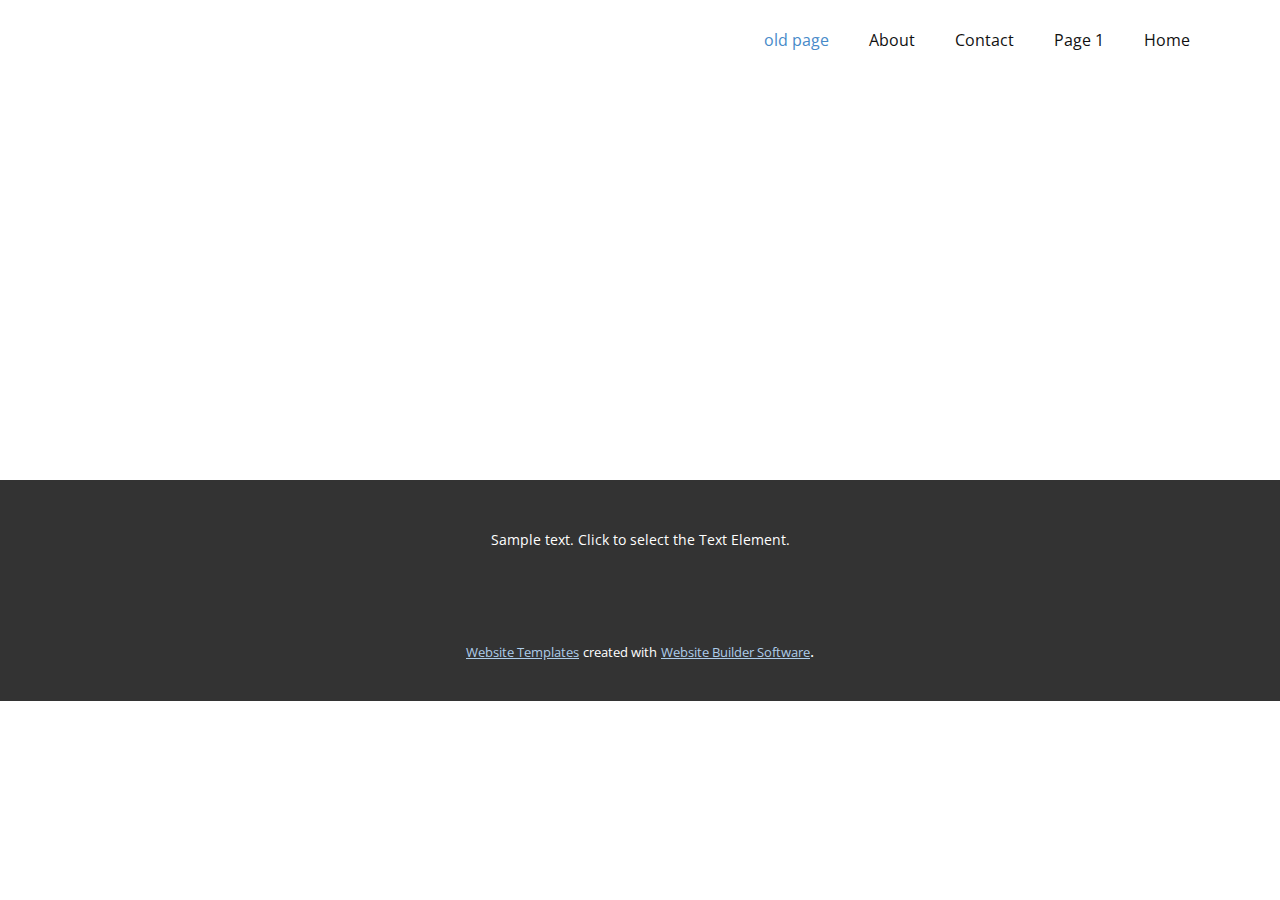
<file: old-page.html>
<!DOCTYPE html>
<html style="font-size: 16px;" lang="en"><head>
    <meta name="viewport" content="width=device-width, initial-scale=1.0">
    <meta charset="utf-8">
    <meta name="keywords" content="">
    <meta name="description" content="">
    <title>old page</title>
    <link rel="stylesheet" href="nicepage.css" media="screen">
<link rel="stylesheet" href="old-page.css" media="screen">
    <script class="u-script" type="text/javascript" src="jquery-1.9.1.min.js" defer=""></script>
    <script class="u-script" type="text/javascript" src="nicepage.js" defer=""></script>
    <meta name="generator" content="Nicepage 5.19.1, nicepage.com">
    <link id="u-theme-google-font" rel="stylesheet" href="https://fonts.googleapis.com/css?family=Roboto:100,100i,300,300i,400,400i,500,500i,700,700i,900,900i|Open+Sans:300,300i,400,400i,500,500i,600,600i,700,700i,800,800i">
    
    
    
    <script type="application/ld+json">{
		"@context": "http://schema.org",
		"@type": "Organization",
		"name": "",
		"url": "/"
}</script>
    <meta name="theme-color" content="#478ac9">
    <meta property="og:title" content="old page">
    <meta property="og:type" content="website">
    <link rel="canonical" href="/">
  <meta data-intl-tel-input-cdn-path="intlTelInput/"></head>
  <body data-path-to-root="./" class="u-body u-xl-mode" data-lang="en"><header class="u-clearfix u-header u-header" id="sec-b3c0"><div class="u-clearfix u-sheet u-sheet-1">
        <nav class="u-menu u-menu-dropdown u-offcanvas u-menu-1">
          <div class="menu-collapse" style="font-size: 1rem; letter-spacing: 0px;">
            <a class="u-button-style u-custom-left-right-menu-spacing u-custom-padding-bottom u-custom-top-bottom-menu-spacing u-nav-link u-text-active-palette-1-base u-text-hover-palette-2-base" href="#">
              <svg class="u-svg-link" viewBox="0 0 24 24"><use xlink:href="#menu-hamburger"></use></svg>
              <svg class="u-svg-content" version="1.1" id="menu-hamburger" viewBox="0 0 16 16" x="0px" y="0px" xmlns:xlink="http://www.w3.org/1999/xlink" xmlns="http://www.w3.org/2000/svg"><g><rect y="1" width="16" height="2"></rect><rect y="7" width="16" height="2"></rect><rect y="13" width="16" height="2"></rect>
</g></svg>
            </a>
          </div>
          <div class="u-nav-container">
            <ul class="u-nav u-unstyled u-nav-1"><li class="u-nav-item"><a class="u-button-style u-nav-link u-text-active-palette-1-base u-text-hover-palette-2-base" href="old-page.html" style="padding: 10px 20px;">old page</a>
</li><li class="u-nav-item"><a class="u-button-style u-nav-link u-text-active-palette-1-base u-text-hover-palette-2-base" href="About.html" style="padding: 10px 20px;">About</a>
</li><li class="u-nav-item"><a class="u-button-style u-nav-link u-text-active-palette-1-base u-text-hover-palette-2-base" href="Contact.html" style="padding: 10px 20px;">Contact</a>
</li><li class="u-nav-item"><a class="u-button-style u-nav-link u-text-active-palette-1-base u-text-hover-palette-2-base" href="Page-1.html" style="padding: 10px 20px;">Page 1</a>
</li><li class="u-nav-item"><a class="u-button-style u-nav-link u-text-active-palette-1-base u-text-hover-palette-2-base" href="Home.html" style="padding: 10px 20px;">Home</a>
</li></ul>
          </div>
          <div class="u-nav-container-collapse">
            <div class="u-black u-container-style u-inner-container-layout u-opacity u-opacity-95 u-sidenav">
              <div class="u-inner-container-layout u-sidenav-overflow">
                <div class="u-menu-close"></div>
                <ul class="u-align-center u-nav u-popupmenu-items u-unstyled u-nav-2"><li class="u-nav-item"><a class="u-button-style u-nav-link" href="old-page.html">old page</a>
</li><li class="u-nav-item"><a class="u-button-style u-nav-link" href="About.html">About</a>
</li><li class="u-nav-item"><a class="u-button-style u-nav-link" href="Contact.html">Contact</a>
</li><li class="u-nav-item"><a class="u-button-style u-nav-link" href="Page-1.html">Page 1</a>
</li><li class="u-nav-item"><a class="u-button-style u-nav-link" href="Home.html">Home</a>
</li></ul>
              </div>
            </div>
            <div class="u-black u-menu-overlay u-opacity u-opacity-70"></div>
          </div>
        </nav>
      </div></header>
    <section class="u-clearfix u-section-1" id="sec-c381">
      <div class="u-clearfix u-sheet u-sheet-1"></div>
    </section>
    
    
    
    <footer class="u-align-center u-clearfix u-footer u-grey-80 u-footer" id="sec-e016"><div class="u-clearfix u-sheet u-sheet-1">
        <p class="u-small-text u-text u-text-variant u-text-1">Sample text. Click to select the Text Element.</p>
      </div></footer>
    <section class="u-backlink u-clearfix u-grey-80">
      <a class="u-link" href="https://nicepage.com/website-templates" target="_blank">
        <span>Website Templates</span>
      </a>
      <p class="u-text">
        <span>created with</span>
      </p>
      <a class="u-link" href="" target="_blank">
        <span>Website Builder Software</span>
      </a>. 
    </section>
  
</body></html>
</file>
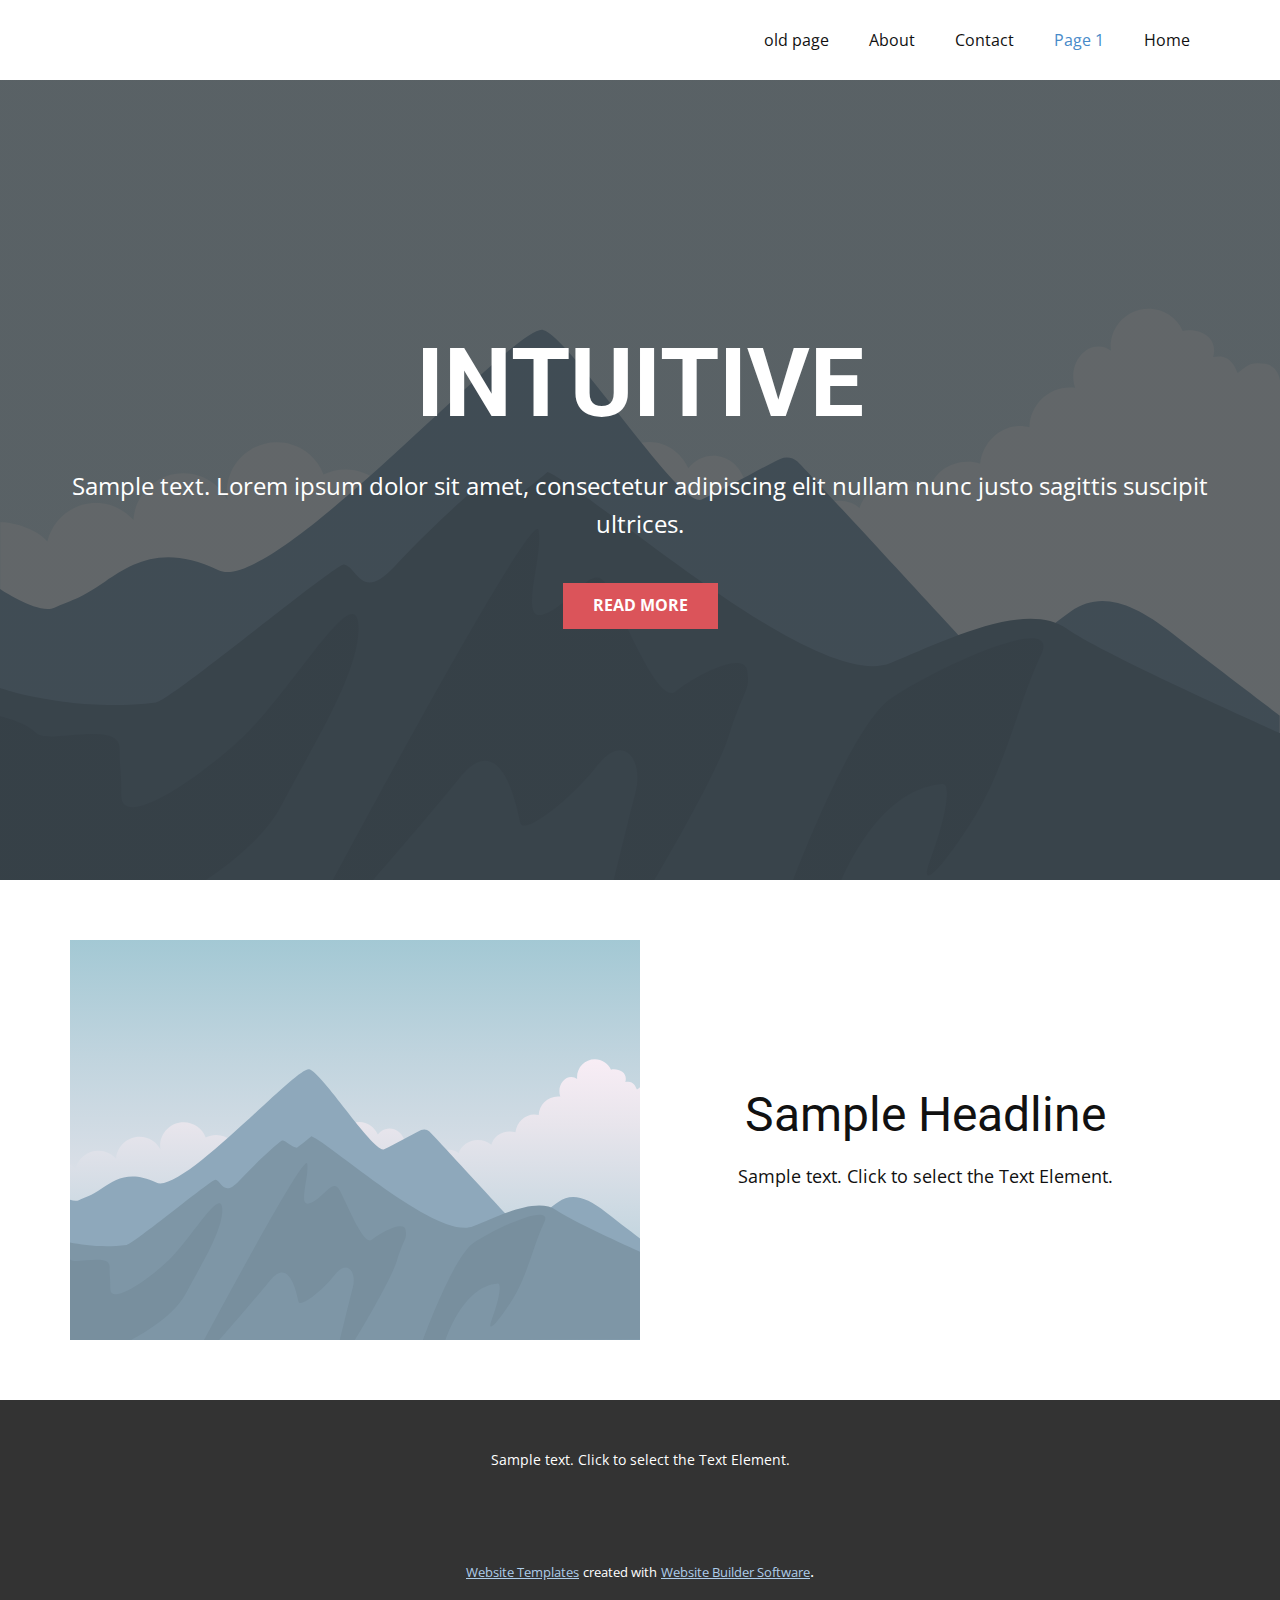
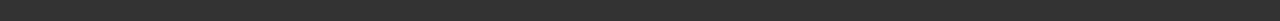
<file: Page-1.html>
<!DOCTYPE html>
<html style="font-size: 16px;" lang="en"><head>
    <meta name="viewport" content="width=device-width, initial-scale=1.0">
    <meta charset="utf-8">
    <meta name="keywords" content="INTUITIVE">
    <meta name="description" content="">
    <title>Page 1</title>
    <link rel="stylesheet" href="nicepage.css" media="screen">
<link rel="stylesheet" href="Page-1.css" media="screen">
    <script class="u-script" type="text/javascript" src="jquery-1.9.1.min.js" defer=""></script>
    <script class="u-script" type="text/javascript" src="nicepage.js" defer=""></script>
    <meta name="generator" content="Nicepage 5.19.1, nicepage.com">
    <link id="u-theme-google-font" rel="stylesheet" href="https://fonts.googleapis.com/css?family=Roboto:100,100i,300,300i,400,400i,500,500i,700,700i,900,900i|Open+Sans:300,300i,400,400i,500,500i,600,600i,700,700i,800,800i">
    
    
    
    
    <script type="application/ld+json">{
		"@context": "http://schema.org",
		"@type": "Organization",
		"name": ""
}</script>
    <meta name="theme-color" content="#478ac9">
    <meta property="og:title" content="Page 1">
    <meta property="og:type" content="website">
  <meta data-intl-tel-input-cdn-path="intlTelInput/"></head>
  <body data-path-to-root="./" class="u-body u-xl-mode" data-lang="en"><header class="u-clearfix u-header u-header" id="sec-b3c0"><div class="u-clearfix u-sheet u-sheet-1">
        <nav class="u-menu u-menu-dropdown u-offcanvas u-menu-1">
          <div class="menu-collapse" style="font-size: 1rem; letter-spacing: 0px;">
            <a class="u-button-style u-custom-left-right-menu-spacing u-custom-padding-bottom u-custom-top-bottom-menu-spacing u-nav-link u-text-active-palette-1-base u-text-hover-palette-2-base" href="#">
              <svg class="u-svg-link" viewBox="0 0 24 24"><use xlink:href="#menu-hamburger"></use></svg>
              <svg class="u-svg-content" version="1.1" id="menu-hamburger" viewBox="0 0 16 16" x="0px" y="0px" xmlns:xlink="http://www.w3.org/1999/xlink" xmlns="http://www.w3.org/2000/svg"><g><rect y="1" width="16" height="2"></rect><rect y="7" width="16" height="2"></rect><rect y="13" width="16" height="2"></rect>
</g></svg>
            </a>
          </div>
          <div class="u-nav-container">
            <ul class="u-nav u-unstyled u-nav-1"><li class="u-nav-item"><a class="u-button-style u-nav-link u-text-active-palette-1-base u-text-hover-palette-2-base" href="old-page.html" style="padding: 10px 20px;">old page</a>
</li><li class="u-nav-item"><a class="u-button-style u-nav-link u-text-active-palette-1-base u-text-hover-palette-2-base" href="About.html" style="padding: 10px 20px;">About</a>
</li><li class="u-nav-item"><a class="u-button-style u-nav-link u-text-active-palette-1-base u-text-hover-palette-2-base" href="Contact.html" style="padding: 10px 20px;">Contact</a>
</li><li class="u-nav-item"><a class="u-button-style u-nav-link u-text-active-palette-1-base u-text-hover-palette-2-base" href="Page-1.html" style="padding: 10px 20px;">Page 1</a>
</li><li class="u-nav-item"><a class="u-button-style u-nav-link u-text-active-palette-1-base u-text-hover-palette-2-base" href="Home.html" style="padding: 10px 20px;">Home</a>
</li></ul>
          </div>
          <div class="u-nav-container-collapse">
            <div class="u-black u-container-style u-inner-container-layout u-opacity u-opacity-95 u-sidenav">
              <div class="u-inner-container-layout u-sidenav-overflow">
                <div class="u-menu-close"></div>
                <ul class="u-align-center u-nav u-popupmenu-items u-unstyled u-nav-2"><li class="u-nav-item"><a class="u-button-style u-nav-link" href="old-page.html">old page</a>
</li><li class="u-nav-item"><a class="u-button-style u-nav-link" href="About.html">About</a>
</li><li class="u-nav-item"><a class="u-button-style u-nav-link" href="Contact.html">Contact</a>
</li><li class="u-nav-item"><a class="u-button-style u-nav-link" href="Page-1.html">Page 1</a>
</li><li class="u-nav-item"><a class="u-button-style u-nav-link" href="Home.html">Home</a>
</li></ul>
              </div>
            </div>
            <div class="u-black u-menu-overlay u-opacity u-opacity-70"></div>
          </div>
        </nav>
      </div></header>
    <section class="u-align-center u-clearfix u-image u-shading u-section-1" src="" data-image-width="256" data-image-height="256" id="sec-975f">
      <div class="u-clearfix u-sheet u-valign-middle u-sheet-1">
        <h1 class="u-text u-text-default u-title u-text-1">INTUITIVE</h1>
        <p class="u-large-text u-text u-text-default u-text-variant u-text-2">Sample text. Lorem ipsum dolor sit amet, consectetur adipiscing elit nullam nunc justo sagittis suscipit ultrices.</p>
        <a href="#" class="u-btn u-button-style u-palette-2-base u-btn-1">Read More</a>
      </div>
    </section>
    <section class="u-clearfix u-section-2" id="sec-a135">
      <div class="u-clearfix u-sheet u-sheet-1">
        <div class="data-layout-selected u-clearfix u-expanded-width u-layout-wrap u-layout-wrap-1">
          <div class="u-layout">
            <div class="u-layout-row">
              <div class="u-container-align-center u-container-style u-image u-layout-cell u-size-30 u-image-1" data-image-width="400" data-image-height="265">
                <div class="u-container-layout u-valign-top u-container-layout-1"></div>
              </div>
              <div class="u-container-align-center u-container-style u-layout-cell u-size-30 u-layout-cell-2">
                <div class="u-container-layout u-valign-middle u-container-layout-2">
                  <h2 class="u-align-center u-text u-text-default u-text-1">Sample Headline</h2>
                  <p class="u-align-center u-text u-text-default u-text-2">Sample text. Click to select the Text Element.</p>
                </div>
              </div>
            </div>
          </div>
        </div>
      </div>
    </section>
    
    
    
    <footer class="u-align-center u-clearfix u-footer u-grey-80 u-footer" id="sec-e016"><div class="u-clearfix u-sheet u-sheet-1">
        <p class="u-small-text u-text u-text-variant u-text-1">Sample text. Click to select the Text Element.</p>
      </div></footer>
    <section class="u-backlink u-clearfix u-grey-80">
      <a class="u-link" href="https://nicepage.com/website-templates" target="_blank">
        <span>Website Templates</span>
      </a>
      <p class="u-text">
        <span>created with</span>
      </p>
      <a class="u-link" href="" target="_blank">
        <span>Website Builder Software</span>
      </a>. 
    </section>
  
</body></html>
</file>
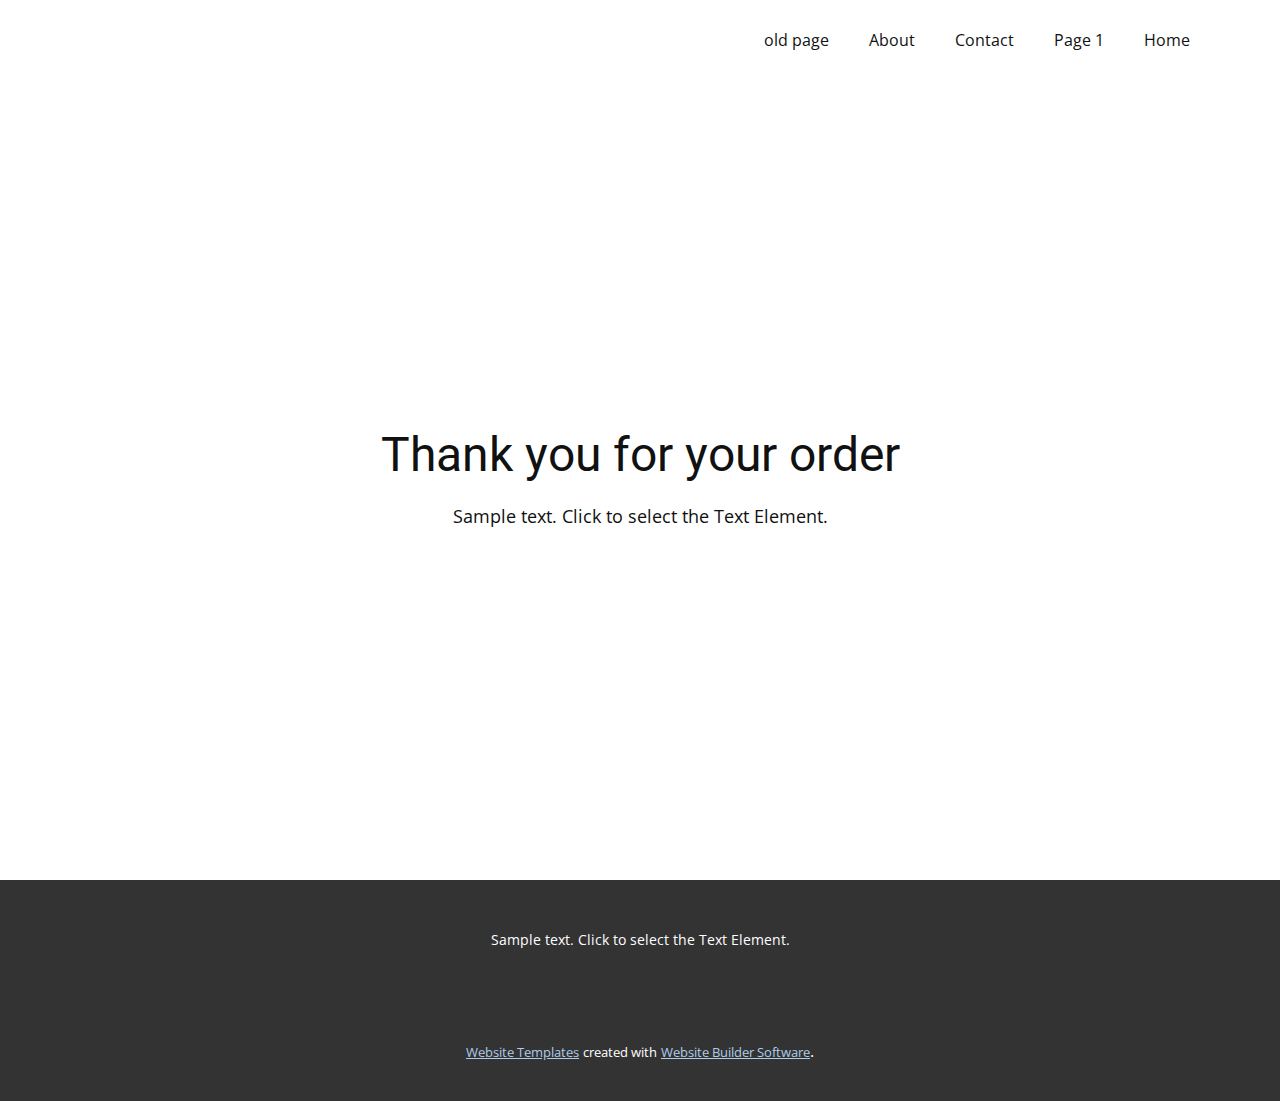
<file: thank-you-page.html>
<!DOCTYPE html>
<html style="font-size: 16px;" lang="en"><head>
    <meta name="viewport" content="width=device-width, initial-scale=1.0">
    <meta charset="utf-8">
    <meta name="keywords" content="Thank you for your order">
    <meta name="description" content="">
    <title>Thank You Template</title>
    <link rel="stylesheet" href="nicepage.css" media="screen">
<link rel="stylesheet" href="Thank-You-Template.css" media="screen">
    <script class="u-script" type="text/javascript" src="jquery-1.9.1.min.js" defer=""></script>
    <script class="u-script" type="text/javascript" src="nicepage.js" defer=""></script>
    <meta name="generator" content="Nicepage 5.19.1, nicepage.com">
    <link id="u-theme-google-font" rel="stylesheet" href="https://fonts.googleapis.com/css?family=Roboto:100,100i,300,300i,400,400i,500,500i,700,700i,900,900i|Open+Sans:300,300i,400,400i,500,500i,600,600i,700,700i,800,800i">
    
    
    
    <script type="application/ld+json">{
		"@context": "http://schema.org",
		"@type": "Organization",
		"name": ""
}</script>
    <meta name="theme-color" content="#478ac9">
    <meta property="og:title" content="Thank You Template">
    <meta property="og:type" content="website">
  <meta data-intl-tel-input-cdn-path="intlTelInput/"></head>
  <body data-path-to-root="./" class="u-body u-xl-mode" data-lang="en"><header class="u-clearfix u-header u-header" id="sec-b3c0"><div class="u-clearfix u-sheet u-sheet-1">
        <nav class="u-menu u-menu-dropdown u-offcanvas u-menu-1">
          <div class="menu-collapse" style="font-size: 1rem; letter-spacing: 0px;">
            <a class="u-button-style u-custom-left-right-menu-spacing u-custom-padding-bottom u-custom-top-bottom-menu-spacing u-nav-link u-text-active-palette-1-base u-text-hover-palette-2-base" href="#">
              <svg class="u-svg-link" viewBox="0 0 24 24"><use xlink:href="#menu-hamburger"></use></svg>
              <svg class="u-svg-content" version="1.1" id="menu-hamburger" viewBox="0 0 16 16" x="0px" y="0px" xmlns:xlink="http://www.w3.org/1999/xlink" xmlns="http://www.w3.org/2000/svg"><g><rect y="1" width="16" height="2"></rect><rect y="7" width="16" height="2"></rect><rect y="13" width="16" height="2"></rect>
</g></svg>
            </a>
          </div>
          <div class="u-nav-container">
            <ul class="u-nav u-unstyled u-nav-1"><li class="u-nav-item"><a class="u-button-style u-nav-link u-text-active-palette-1-base u-text-hover-palette-2-base" href="old-page.html" style="padding: 10px 20px;">old page</a>
</li><li class="u-nav-item"><a class="u-button-style u-nav-link u-text-active-palette-1-base u-text-hover-palette-2-base" href="About.html" style="padding: 10px 20px;">About</a>
</li><li class="u-nav-item"><a class="u-button-style u-nav-link u-text-active-palette-1-base u-text-hover-palette-2-base" href="Contact.html" style="padding: 10px 20px;">Contact</a>
</li><li class="u-nav-item"><a class="u-button-style u-nav-link u-text-active-palette-1-base u-text-hover-palette-2-base" href="Page-1.html" style="padding: 10px 20px;">Page 1</a>
</li><li class="u-nav-item"><a class="u-button-style u-nav-link u-text-active-palette-1-base u-text-hover-palette-2-base" href="Home.html" style="padding: 10px 20px;">Home</a>
</li></ul>
          </div>
          <div class="u-nav-container-collapse">
            <div class="u-black u-container-style u-inner-container-layout u-opacity u-opacity-95 u-sidenav">
              <div class="u-inner-container-layout u-sidenav-overflow">
                <div class="u-menu-close"></div>
                <ul class="u-align-center u-nav u-popupmenu-items u-unstyled u-nav-2"><li class="u-nav-item"><a class="u-button-style u-nav-link" href="old-page.html">old page</a>
</li><li class="u-nav-item"><a class="u-button-style u-nav-link" href="About.html">About</a>
</li><li class="u-nav-item"><a class="u-button-style u-nav-link" href="Contact.html">Contact</a>
</li><li class="u-nav-item"><a class="u-button-style u-nav-link" href="Page-1.html">Page 1</a>
</li><li class="u-nav-item"><a class="u-button-style u-nav-link" href="Home.html">Home</a>
</li></ul>
              </div>
            </div>
            <div class="u-black u-menu-overlay u-opacity u-opacity-70"></div>
          </div>
        </nav>
      </div></header>
    <section class="u-align-center u-clearfix u-container-align-center u-section-1" id="sec-48c4">
      <div class="u-clearfix u-sheet u-valign-middle u-sheet-1">
        <h2 class="u-align-center u-text u-text-default u-text-1"> Thank you for your order</h2>
        <p class="u-align-center u-text u-text-default u-text-2">Sample text. Click to select the Text Element.</p>
      </div>
    </section>
    
    
    
    <footer class="u-align-center u-clearfix u-footer u-grey-80 u-footer" id="sec-e016"><div class="u-clearfix u-sheet u-sheet-1">
        <p class="u-small-text u-text u-text-variant u-text-1">Sample text. Click to select the Text Element.</p>
      </div></footer>
    <section class="u-backlink u-clearfix u-grey-80">
      <a class="u-link" href="https://nicepage.com/website-templates" target="_blank">
        <span>Website Templates</span>
      </a>
      <p class="u-text">
        <span>created with</span>
      </p>
      <a class="u-link" href="" target="_blank">
        <span>Website Builder Software</span>
      </a>. 
    </section>
  
</body></html>
</file>
